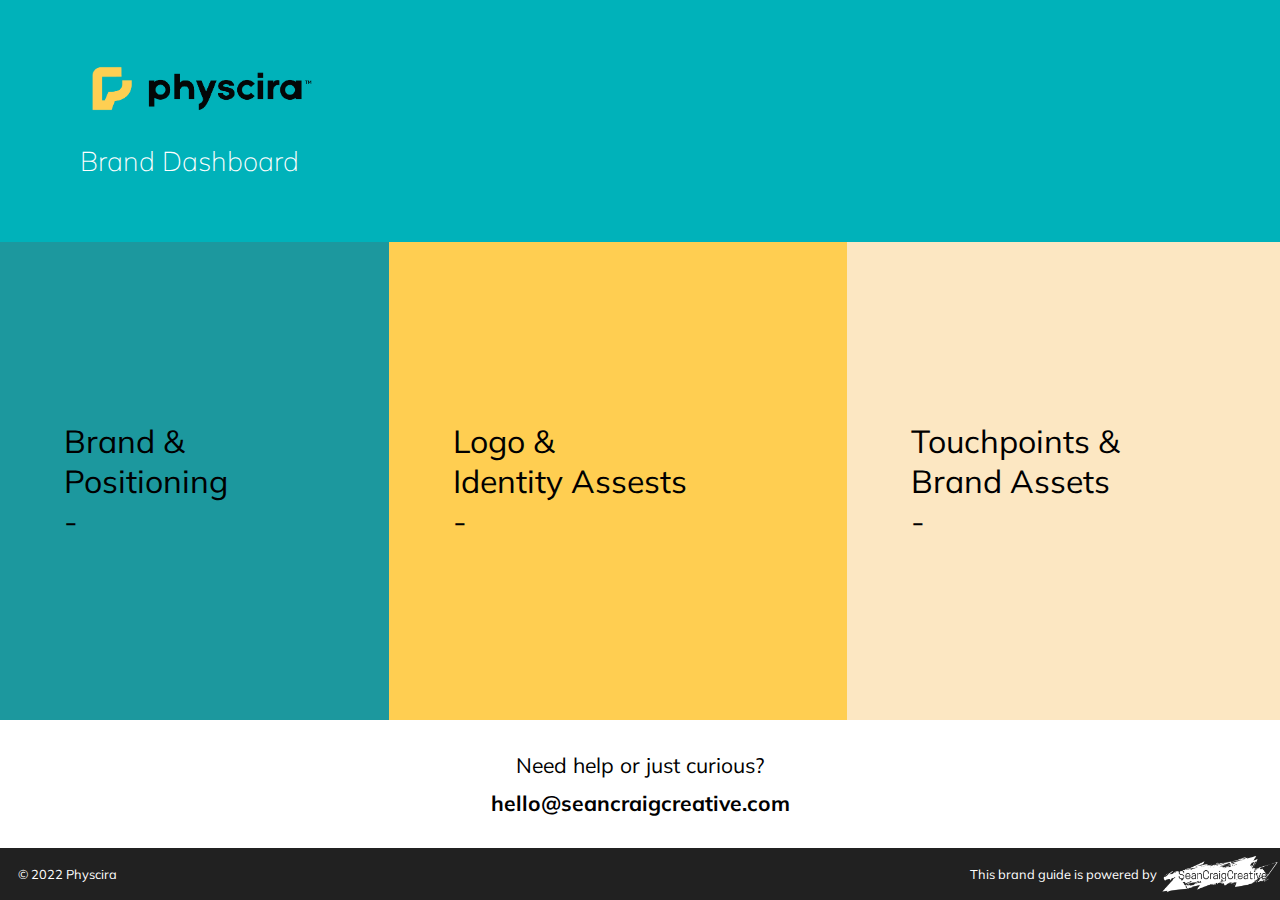
<file: index.html>
<!DOCTYPE html>
<html lang="en">

<head>
    <meta charset="UTF-8">
    <meta http-equiv="X-UA-Compatible" content="IE=edge">
    <meta name="viewport" content="width=device-width, initial-scale=1.0">
    <!-- Set the character encoding, compatibility mode, and viewport settings -->

    <link rel="stylesheet" href="css/main.css">
    <!-- Include an external stylesheet for styling the page -->

    <link rel="preconnect" href="https://fonts.googleapis.com">
    <link rel="preconnect" href="https://fonts.gstatic.com" crossorigin>
    <link href="https://fonts.googleapis.com/css2?family=Mulish:ital,wght@0,400;0,700;1,400&display=swap"
        rel="stylesheet">
    <!-- Include Google Fonts for custom typography -->

    <script src="js/script.js"></script>
    <!-- Include an external JavaScript file for page functionality -->

    <title>Brand Guide Navigation</title>
    <!-- Set the title of the HTML document -->
</head>

<body>
    <div class="navwrap">

        <div class="headwrap" id="navpadding">
            <!-- Header section of the navigation -->

            <div class="flexrow spacebetween" id="navheadwrap">
                <div class="branddash" id="navbranddash">
                    <div class="brandlogo"></div>
                    <span>Brand Dashboard</span>
                </div>
                <!-- Brand logo and dashboard section -->
            </div>
        </div>
 

        <div class="navmain">
            <!-- Main navigation links -->

            <a class="brandnav navhover" href="brand.html">
                <div>
                    Brand & <br>Positioning<br>-
                </div>
            </a>
            <!-- Link to the Brand & Positioning page -->

            <a class="logonav navhover" href="logo.html">
                <div>
                    Logo & <br>Identity Assests<br>-
                </div>
            </a>
            <!-- Link to the Logo & Identity Assets page -->

            <a class="touchpointsnav navhover" href="touchpoints.html">
                <div>
                    Touchpoints & <br>Brand Assets<br>-
                </div>
            </a>
            <!-- Link to the Touchpoints & Brand Assets page -->
        </div>

        <div class="helpsection">
            <!-- Help section -->

            <div class="help helpnav">
                <p>Need help or just curious?</br>
                    <a href="mailto:hello@seancraigcreative.com" target="_blank">hello@seancraigcreative.com</a>
                </p>
            </div>
            <!-- Help contact information -->
        </div>

        <!-- Footer section -->
        <footer>
            <div class="copyright">
                <span>© 2022 Physcira</span>
            </div>
            
            <!-- Copyright information -->
            <div class="scc">
                <div>This brand guide is powered by</div>
                <a href="https://seancraigcreative.com/" target="_blank">
                    <img id="footerlogo" src="images/SCC_Logo_FINAL-WT-03.png" alt="Sean Craig Creative">
                </a>
            </div>
            <!-- Attribution to Sean Craig Creative -->
        </footer>

    </div>
</body>
</html>
</file>
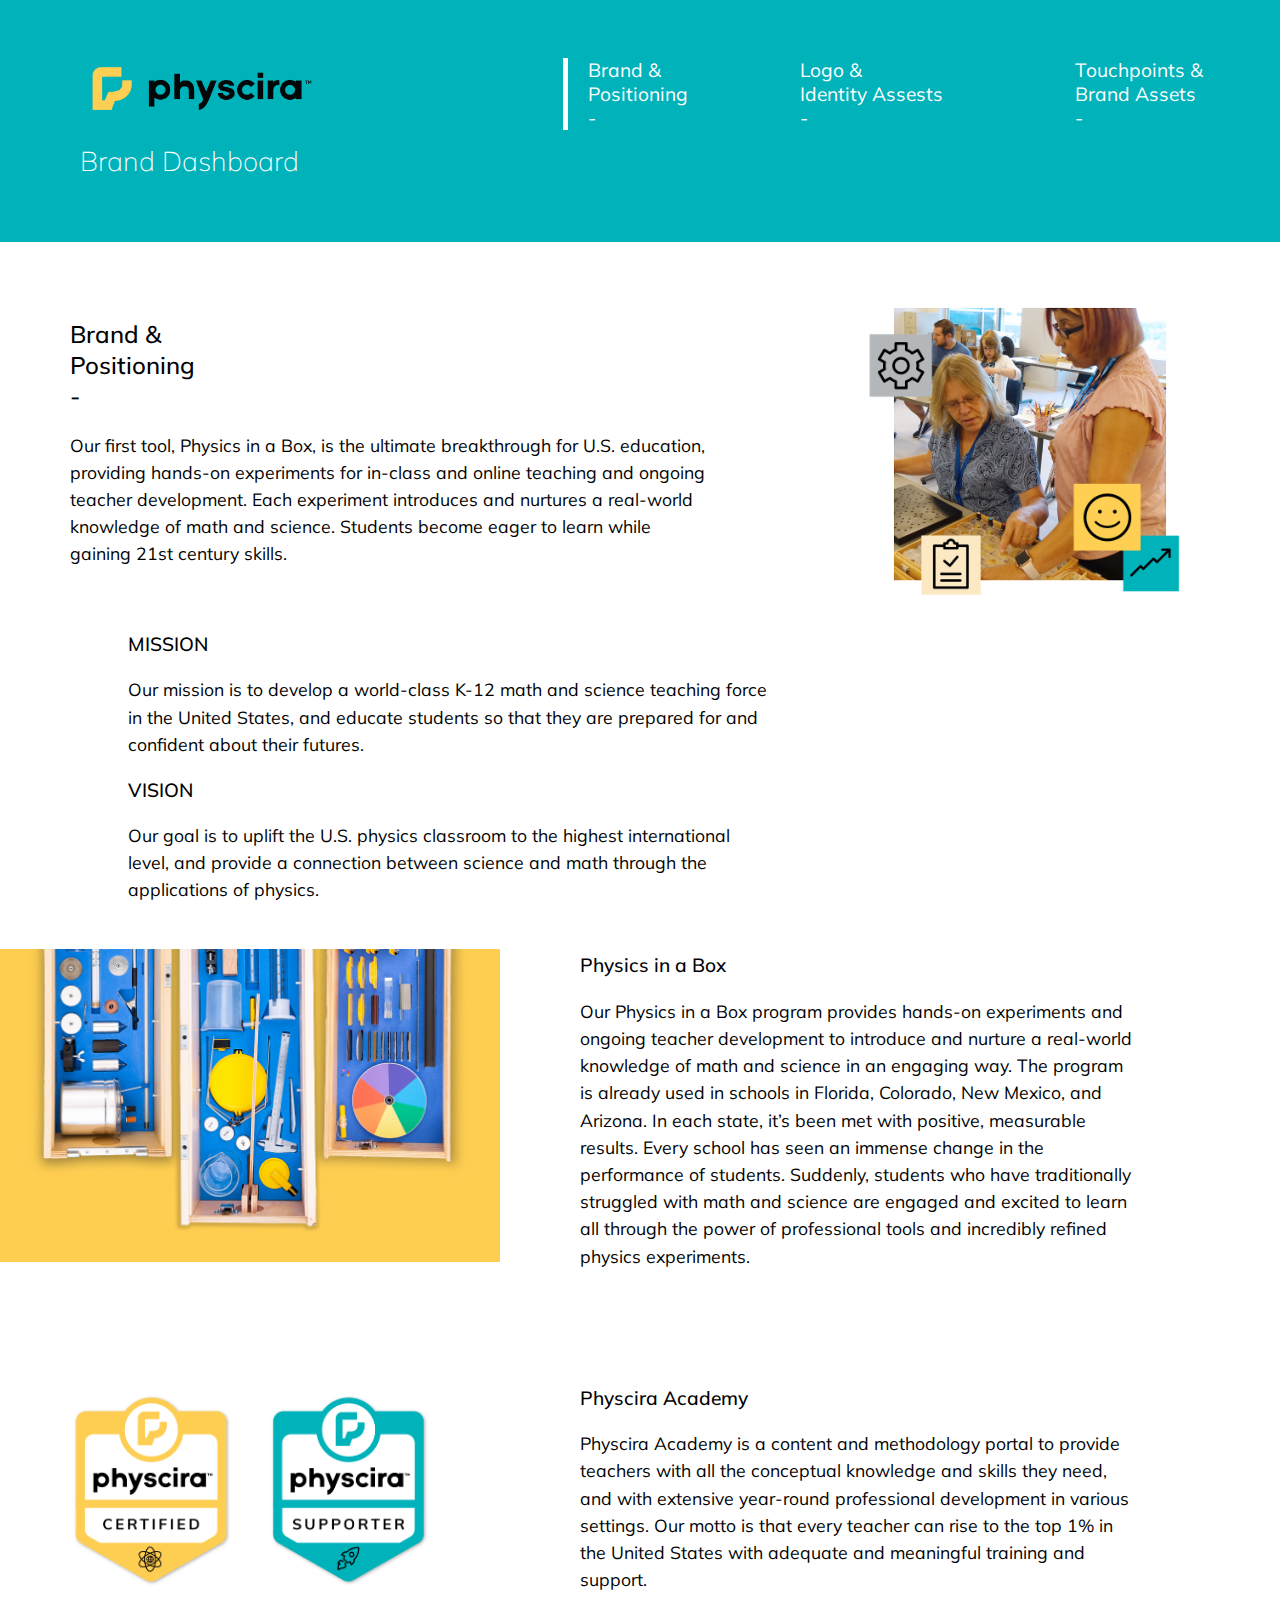
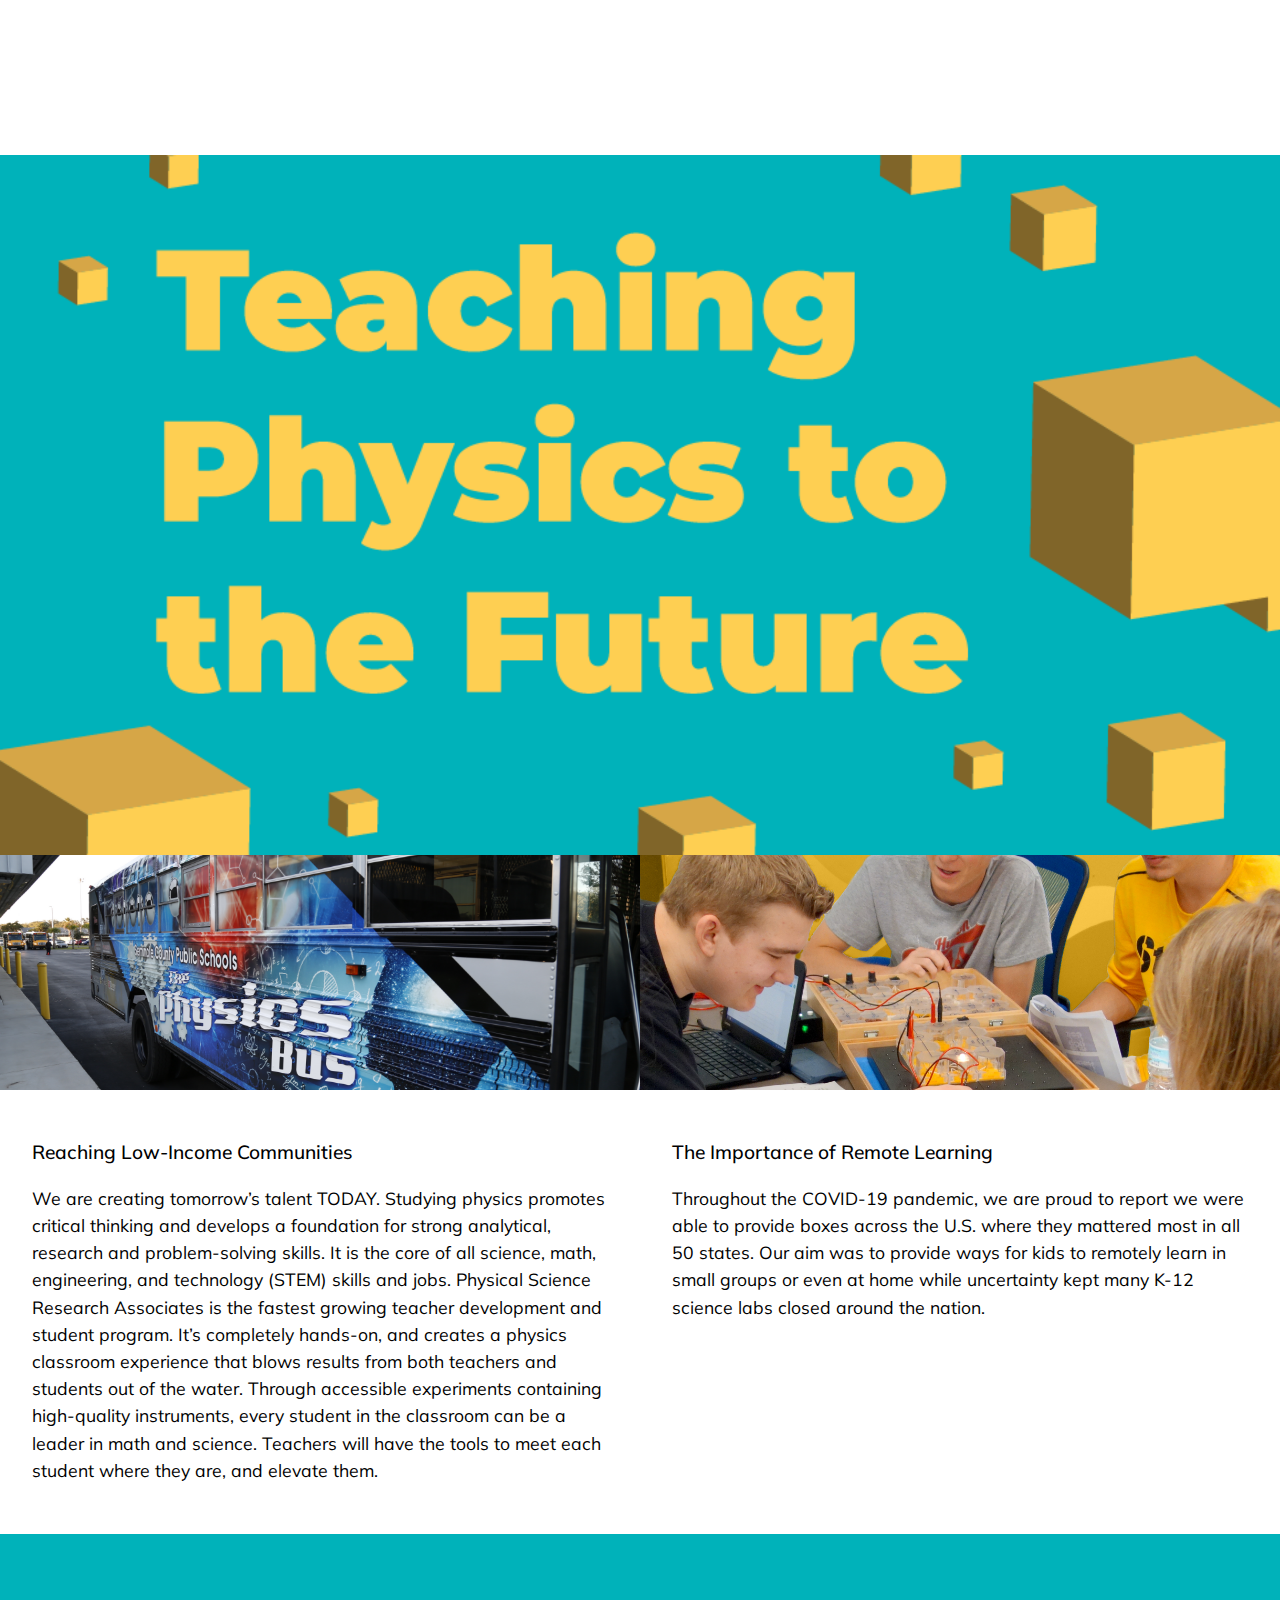
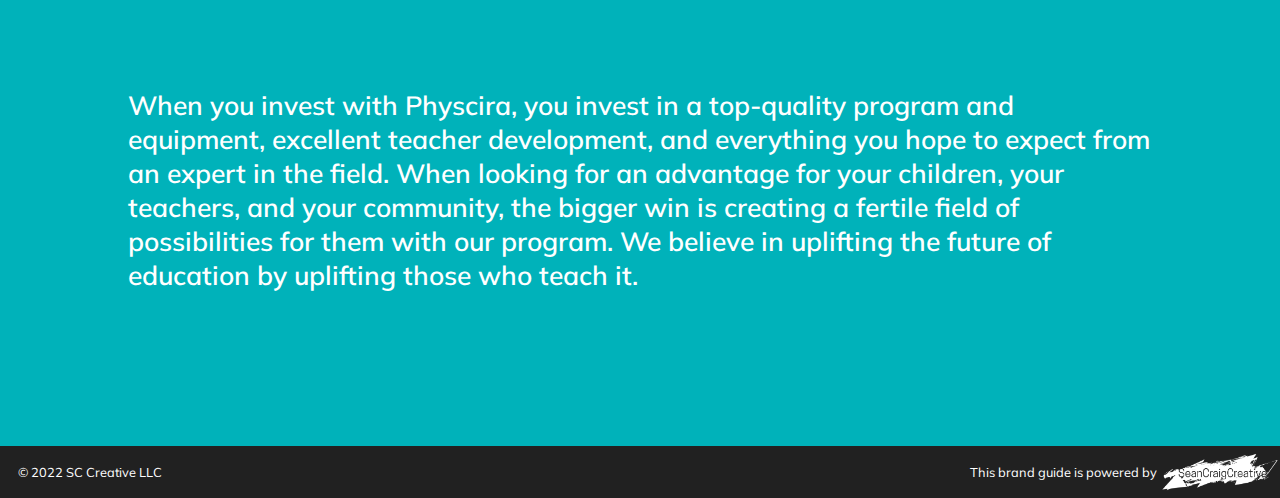
<file: brand.html>
<!DOCTYPE html>
<html lang="en">

<head>
    <meta charset="UTF-8">
    <meta http-equiv="X-UA-Compatible" content="IE=edge">
    <meta name="viewport" content="width=device-width, initial-scale=1.0">
    <link rel="stylesheet" href="css/main.css">
    <link rel="preconnect" href="https://fonts.googleapis.com">
    <link rel="preconnect" href="https://fonts.gstatic.com" crossorigin>
    <link href="https://fonts.googleapis.com/css2?family=Mulish:ital,wght@0,400;0,700;1,400&display=swap"
        rel="stylesheet">
    <script src="js/script.js"></script>
    <title>Brand & Positioning</title>
</head>

<body>

    <div class="pagewrap">
        <div class="headwrap">

            <div class="flexrow spacebetween">
                <div class="branddash">
                    <a href="index.html">
                        <div class="brandlogo"></div>
                    </a>
                    <a href="index.html">
                        <span>Brand Dashboard</span>
                    </a>
                </div>
                <!-- Brand logo and dashboard section -->

                <div class="divider"></div>
                
                <button onclick="menuOpen()" id="menubtn" class="menuhide">
                    <img src="images/menu.png" alt="menu" id="menu" class="menupos">
                </button>

                <div class="navbar">
                    <div class="flexrow">
                        <a href="brand.html" class="activepage">Brand & <br>Positioning<br>-</a>
                    </div>
                    <div class="flexrow">
                        <a href="logo.html">Logo & <br>Identity Assests<br>-</a>
                    </div>
                    <div class="flexrow">
                        <a href="touchpoints.html">Touchpoints & <br>Brand Assets<br>-</a>
                    </div>
                </div>
                <!-- Navigation bar with links to different pages -->
            </div>
            <!-- Header section with navigation -->

        </div>

        <div id="navmenu" class="hide">
        <!-- Collapsed nav -->
            <div class="navmain">
                <div class="brandnav">
                    <a href="brand.html">Brand & <br>Positioning<br>-</a>
                </div>
                <div class="logonav">
                    <a href="logo.html">Logo & <br>Identity Assests<br>-</a>
                </div>
                <div class="touchpointsnav">
                    <a href="touchpoints.html">Touchpoints & <br>Brand Assets<br>-</a>
                </div>
            </div>

            <div class="helpsection">
                <div class="help helpnav">
                    <p>
                        Need help or just curious?
                        </br>
                        <a href="mailto:hello@seancraigcreative.com" target="_blank">hello@seancraigcreative.com</a>
                    </p>
                </div>
            </div>
            <!-- Help section -->

            <div id="menufooter">
                <div class="copyright">
                    <span>© 2022 SC Creative LLC</span>
                </div>
                <div class="scc">

                    <div>This brand guide is powered by</div>
                    <img id="footerlogo" src="images/SCC_Logo_FINAL-WT-03.png" alt="Sean Craig Creative">
                </div>
            </div>
            <!-- Footer section -->
        </div>
        <!-- Navigation menu -->

        <div id="midsection">

            <div class="brandsectionwrap reverse" id="brandintro">
                <div class="brandimga" id="brandimga"></div>
                <div class="brandsectioncol">
                    <div class="brand textsection" id="brandintrotext">
                        <h1>Brand & <br>Positioning<br>-</h1>
                        <p>Our first tool, Physics in a Box, is the ultimate breakthrough for U.S. education, providing
                            hands-on experiments for in-class and online teaching and ongoing teacher development. Each
                            experiment introduces and nurtures a real-world knowledge of math and science. Students
                            become eager to learn while gaining 21st century skills.</p>
                    </div>
                </div>
            </div>
            <!-- Introduction section -->

            <div class="brandsectioncol">
                <div class="brand textsection">
                    <h2 class="uppercase">Mission</h2>
                    <p>Our mission is to develop a world-class K-12 math and science teaching force in the United
                        States, and educate students so that they are prepared for and confident about their futures.
                    </p>
                </div>
                <div class="brand textsection">
                    <h2 class="uppercase">Vision</h2>
                    <p>Our goal is to uplift the U.S. physics classroom to the highest international level, and provide
                        a connection between science and math through the applications of physics.
                    </p>
                </div>
            </div>
            <!-- Mission and Vision section -->

            <div class="brandsectionwrap">
                <div class="brandimgb"></div>
                <div class="textcol">
                    <h2>Physics in a Box</h2>
                    <p>Our Physics in a Box program provides hands-on experiments and ongoing teacher development to
                        introduce and nurture a real-world knowledge of math and science in an engaging way. The program
                        is already used in schools in Florida, Colorado, New Mexico, and Arizona. In each state, it’s
                        been met with positive, measurable results. Every school has seen an immense change in the
                        performance of students. Suddenly, students who have traditionally struggled with math and
                        science are engaged and excited to learn all through the power of professional tools and
                        incredibly refined physics experiments.</p>
                </div>
            </div>
            <!-- Physics in a Box section -->

            <div class="brandsectionwrap">
                <div class="brandimgc"></div>
                <div class="textcol">
                    <h2>Physcira Academy</h2>
                    <p>Physcira Academy is a content and methodology portal to provide teachers with all the conceptual
                        knowledge and skills they need, and with extensive year-round professional development in
                        various settings. Our motto is that every teacher can rise to the top 1% in the United States
                        with adequate and meaningful training and support.</p>
                </div>
            </div>
            <!-- Physcira Academy section -->

            <div class="brandimgdwrap">
                <div class="brandimgd"></div>
            </div>
            <div class="flexrow vertflip">
                <div class="flexcol">
                    <div class="brandimge"></div>
                    <div class="textrow">
                        <h2>Reaching Low-Income Communities</h2>
                        <p>We are creating tomorrow’s talent TODAY. Studying physics promotes critical thinking and
                            develops a foundation for strong analytical, research and problem-solving skills. It is the
                            core of all science, math, engineering, and technology (STEM) skills and jobs.

                            Physical Science Research Associates is the fastest growing teacher development and student
                            program. It’s completely hands-on, and creates a physics classroom experience that blows
                            results from both teachers and students out of the water. Through accessible experiments
                            containing high-quality instruments, every student in the classroom can be a leader in math
                            and science. Teachers will have the tools to meet each student where they are, and elevate
                            them.</p>
                    </div>
                </div>
                <div class="flexcol flexgrow">
                    <div class="brandimgf"></div>
                    <div class="textrow">
                        <h2>The Importance of Remote Learning</h2>
                        <p>Throughout the COVID-19 pandemic, we are proud to report we were able to provide boxes across
                            the U.S. where they mattered most in all 50 states. Our aim was to provide ways for kids to
                            remotely learn in small groups or even at home while uncertainty kept many K-12 science labs
                            closed around the nation.</p>
                    </div>
                </div>
            </div>
            <!-- Investment statement section -->

            <div class="closer">
                <p>When you invest with Physcira, you invest in a top-quality program and equipment, excellent teacher
                    development, and everything you hope to expect from an expert in the field. When looking for an
                    advantage for your children, your teachers, and your community, the bigger win is creating a fertile
                    field of possibilities for them with our program. We believe in uplifting the future of education by
                    uplifting those who teach it.</p>
            </div>
            <!-- Conclusion section -->
        </div>
        <!-- Midsection -->

        <a href="#">
            <img src="images/arrow-right.svg" alt="top" id="backtotop">
        </a>
        <!-- Back to top button -->

        <footer class="footer">
            <div class="copyright">
                <span>© 2022 SC Creative LLC</span>
            </div>
            <div class="scc">
                <div>This brand guide is powered by</div>
                <a href="https://seancraigcreative.com/" target="_blank">
                    <img id="footerlogo" src="images/SCC_Logo_FINAL-WT-03.png" alt="Sean Craig Creative">
                </a>
            </div>
        </footer>
        <!-- Footer -->
    </div>
    <!-- Page wrap -->
</body>
</html>
</file>
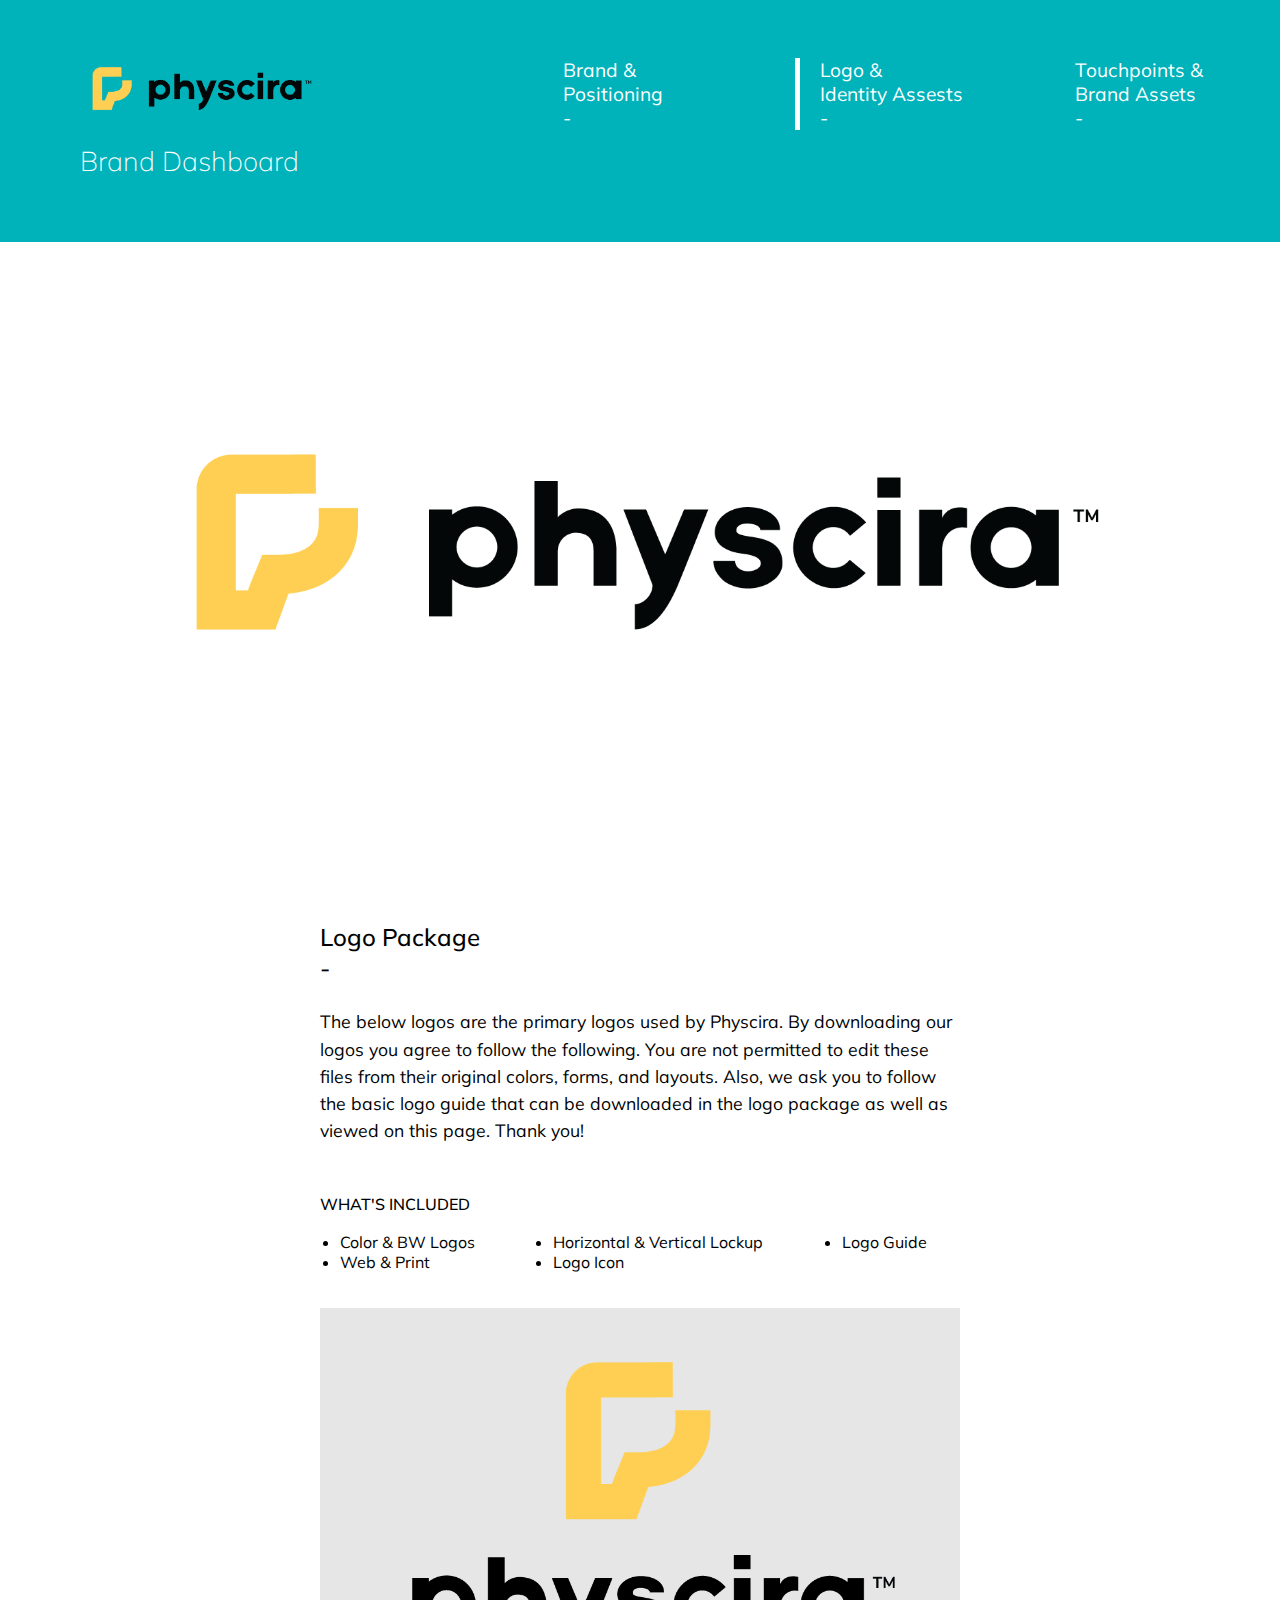
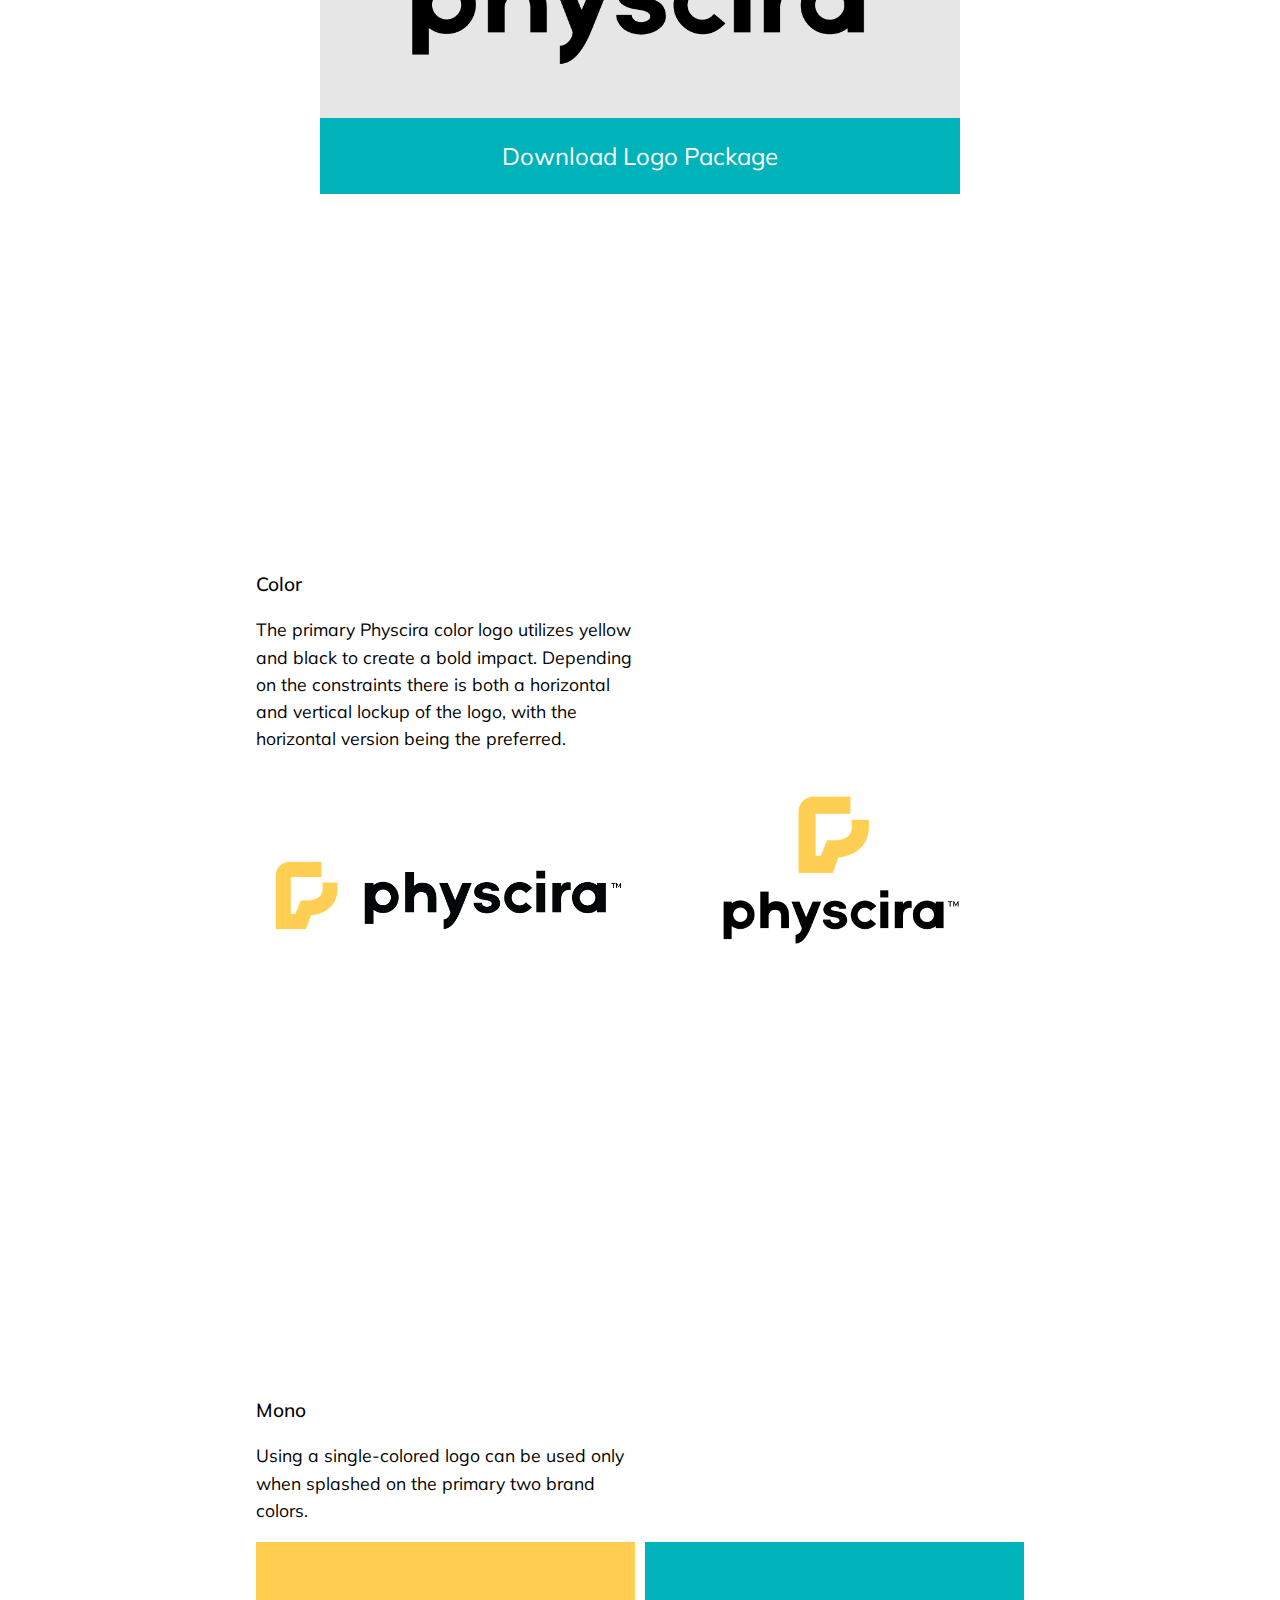
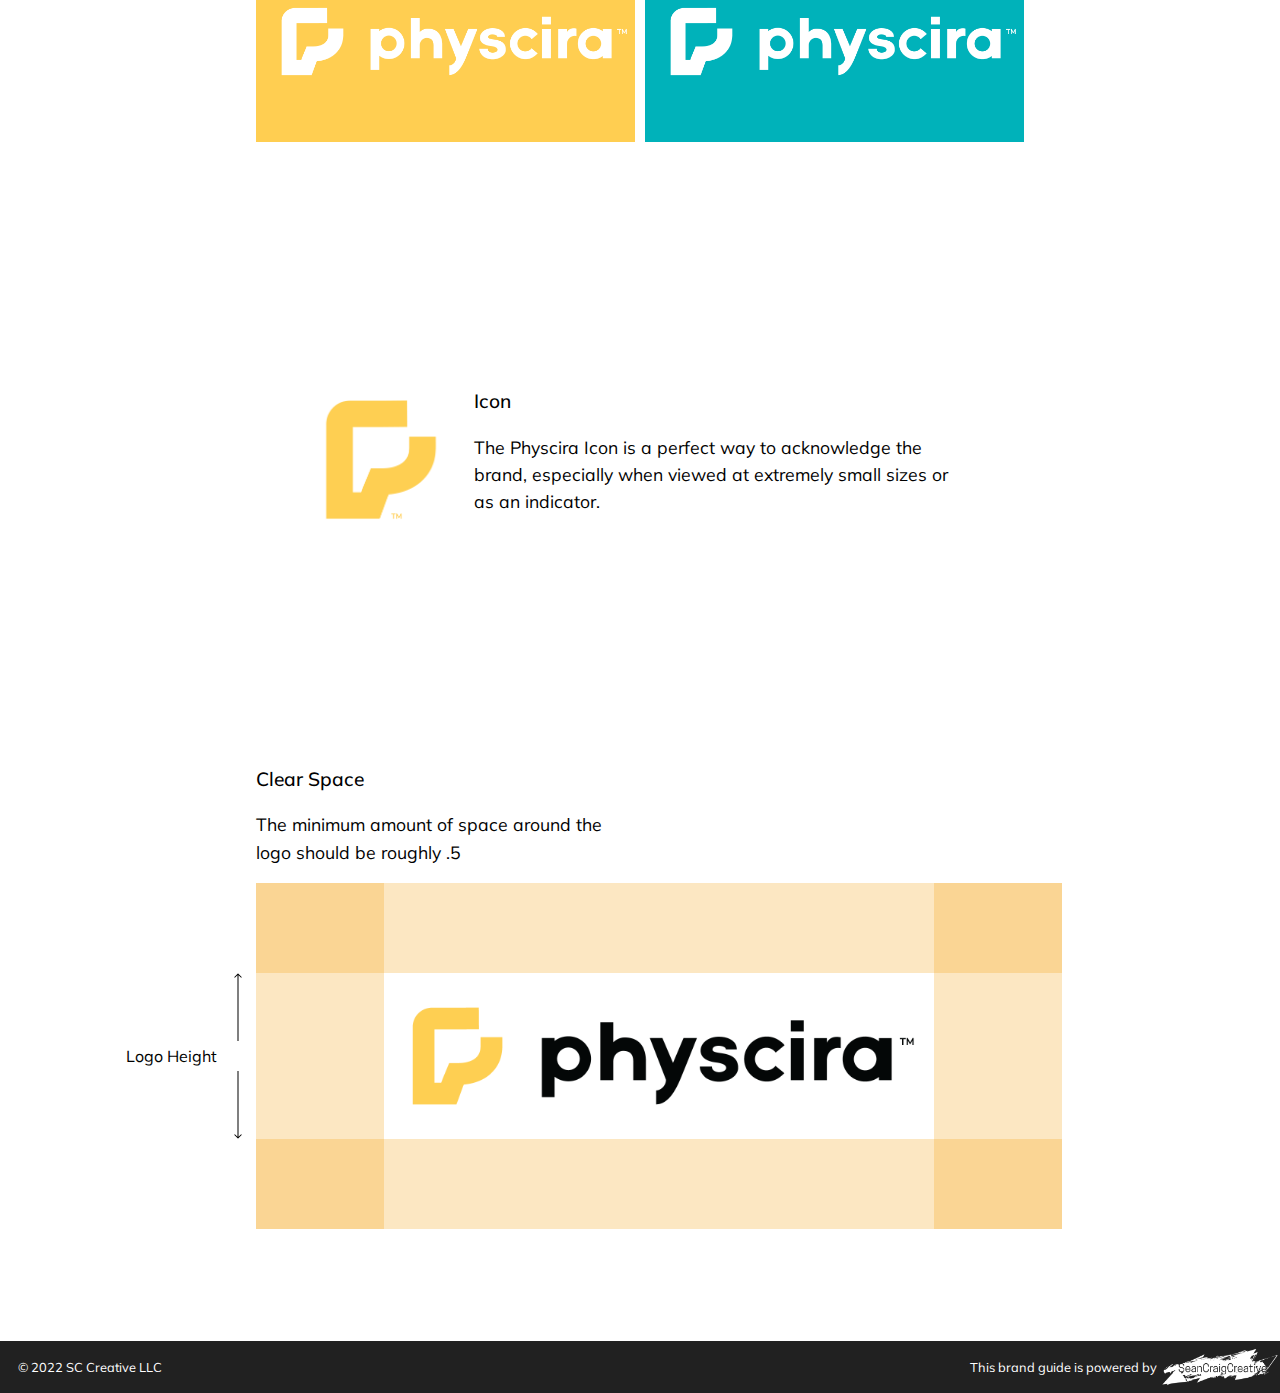
<file: logo.html>
<!DOCTYPE html>
<html lang="en">
  <head>
    <meta charset="UTF-8" />
    <meta http-equiv="X-UA-Compatible" content="IE=edge" />
    <meta name="viewport" content="width=device-width, initial-scale=1.0" />
    <link rel="stylesheet" href="css/main.css" />
    <!-- Include CSS file -->
    <link rel="preconnect" href="https://fonts.googleapis.com" />
    <link rel="preconnect" href="https://fonts.gstatic.com" crossorigin />
    <link href="https://fonts.googleapis.com/css2?family=Mulish:ital,wght@0,400;0,700;1,400&display=swap" rel="stylesheet" />
    <!-- Include Google Fonts -->
    <link href="https://fonts.googleapis.com/css2?family=Montserrat:ital,wght@0,400;0,700;1,400&display=swap" rel="stylesheet" />
    <!-- Include Google Fonts -->
    <script src="js/script.js"></script>
    <!-- Include JavaScript file -->
    <title>Logo & Identity Assets</title>
  </head>

  <body>
    <div class="pagewrap">
      <div class="headwrap">
        <!-- Header section -->
        <div class="flexrow spacebetween">
          <div class="branddash">
            <a href="index.html">
              <div class="brandlogo"></div>
            </a>
            <a href="index.html">
              <span>Brand Dashboard</span>
            </a>
          </div>
          <div class="divider"></div>
          <button onclick="menuOpen()" id="menubtn" class="menuhide">
            <img src="images/menu.png" alt="menu" id="menu" class="menupos" />
          </button>
          <!-- Navigation menu -->
          <div class="navbar">
            <!-- Brand & Positioning -->
            <div class="flexrow">
              <a href="brand.html">Brand & <br />Positioning<br />-</a>
            </div>
            <!-- Logo & Identity Assets (active page) -->
            <div class="flexrow">
              <a href="logo.html" class="activepage">Logo & <br />Identity Assests<br />-</a>
            </div>
            <!-- Touchpoints & Brand Assets -->
            <div class="flexrow">
              <a href="touchpoints.html">Touchpoints & <br />Brand Assets<br />-</a>
            </div>
          </div>
        </div>
      </div>

      <div id="navmenu" class="hide">
        <!-- Mobile menu -->
        <div class="navmain">
          <div class="brandnav">
            <a href="brand.html">Brand & <br />Positioning<br />-</a>
          </div>
          <div class="logonav">
            <a href="logo.html">Logo & <br />Identity Assests<br />-</a>
          </div>
          <div class="touchpointsnav">
            <a href="touchpoints.html">Touchpoints & <br />Brand Assets<br />-</a>
          </div>
        </div>

        <div class="helpsection">
          <div class="help helpnav">
            <p>
              Need help or just curious?
              <br />
              <a href="mailto:hello@seancraigcreative.com" target="_blank">hello@seancraigcreative.com</a>
            </p>
          </div>
        </div>

        <div id="menufooter">
          <!-- Menu footer section -->
          <div class="copyright">
            <span>© 2022 SC Creative LLC</span>
          </div>
          <div class="scc">
            <div>This brand guide is powered by</div>
            <img id="footerlogo" src="images/SCC_Logo_FINAL-WT-03.png" alt="Sean Craig Creative" />
          </div>
        </div>
      </div>

      <div id="midsection">
        <!-- Main content section -->
        <div class="logoimga"></div>

        <div class="centercol">
          <div class="centertextsection">
            <h1>Logo Package<br />-</h1>
            <p>
              The below logos are the primary logos used by Physcira. By downloading our logos you agree to follow the following. You are
              not permitted to edit these files from their original colors, forms, and layouts. Also, we ask you to follow the basic logo
              guide that can be downloaded in the logo package as well as viewed on this page. Thank you!
            </p>
            <h3 class="uppercase">What's Included</h3>
            <div class="flexrow logolist">
              <ul>
                <li>Color & BW Logos</li>
                <li>Web & Print</li>
              </ul>
              <ul>
                <li>Horizontal & Vertical Lockup</li>
                <li>Logo Icon</li>
              </ul>
              <ul>
                <li>Logo Guide</li>
              </ul>
            </div>
          </div>

          <div class="downloadlogogroup">
            <!-- Download Logo Package -->
            <a href="downloads/PhysciraLogos.zip" download="PhysciraLogos">
              <div class="logoimgb"></div>
              <div class="downloadlogo">Download Logo Package</div>
            </a>
          </div>

          <div class="centertextsectionlarge">
            <h2>Color</h2>
            <p>
              The primary Physcira color logo utilizes yellow and black to create a bold impact. Depending on the constraints there is both
              a horizontal and vertical lockup of the logo, with the horizontal version being the preferred.
            </p>
            <div class="flexrow" id="vertflip">
              <div class="logoimgc"></div>
              <div class="logoimgd"></div>
            </div>
          </div>

          <div class="centertextsectionlarge">
            <h2>Mono</h2>
            <p>Using a single-colored logo can be used only when splashed on the primary two brand colors.</p>
            <div class="flexrow" id="vertflip">
              <div class="logoimge"></div>
              <div class="logoimgf"></div>
            </div>
          </div>

          <div class="flexrow vertalign centertextsection" id="iconspace">
            <div class="logoimgg"></div>
            <div class="rowtextsection">
              <h2>Icon</h2>
              <p>
                The Physcira Icon is a perfect way to acknowledge the brand, especially when viewed at extremely small sizes or as an
                indicator.
              </p>
            </div>
          </div>

          <div class="centertextsectionlargebox">
            <h2>Clear Space</h2>
            <p>The minimum amount of space around the logo should be roughly .5</p>
            <div class="logobox">
              <div class="flexrow">
                <div class="logoleft logocap"></div>
                <div class="logocentercol logocapcenter"></div>
                <div class="logoright"></div>
              </div>
              <div class="flexrow" id="clearspace">
                <div class="logoleftcenter">
                  <div class="clearspaceheight flexrow">
                    <div class="clearspacetext">Logo Height</div>
                    <div class="arrows">
                      <div class="arrowWrapper" id="up">
                        <img class="arrow up" src="images/Arrow.png" alt="" />
                      </div>
                      <div class="arrowWrapper" id="down">
                        <img class="arrow down" src="images/Arrow.png" alt="" />
                      </div>
                    </div>
                  </div>
                </div>
                <div class="logoheight">
                  <img src="images/LogoAssets/Physcira_Logo_PRIMARY.png" alt="logo size" />
                </div>
                <div class="logorightmiddle"></div>
              </div>
              <div class="flexrow">
                <div class="logoleft logocap"></div>
                <div class="logocentercol logocapcenter"></div>
                <div class="logoright"></div>
              </div>
            </div>
          </div>
        </div>
      </div>

      <a href="#">
        <img src="images/arrow-right.svg" alt="top" id="backtotop" />
      </a>

      <footer class="footer">
        <!-- Footer section -->
        <div class="copyright">
          <span>© 2022 SC Creative LLC</span>
        </div>
        <div class="scc">
          <div>This brand guide is powered by</div>
          <a href="https://seancraigcreative.com/" target="_blank">
            <img id="footerlogo" src="images/SCC_Logo_FINAL-WT-03.png" alt="Sean Craig Creative" />
          </a>
        </div>
      </footer>
    </div>
  </body>
</html>
</file>
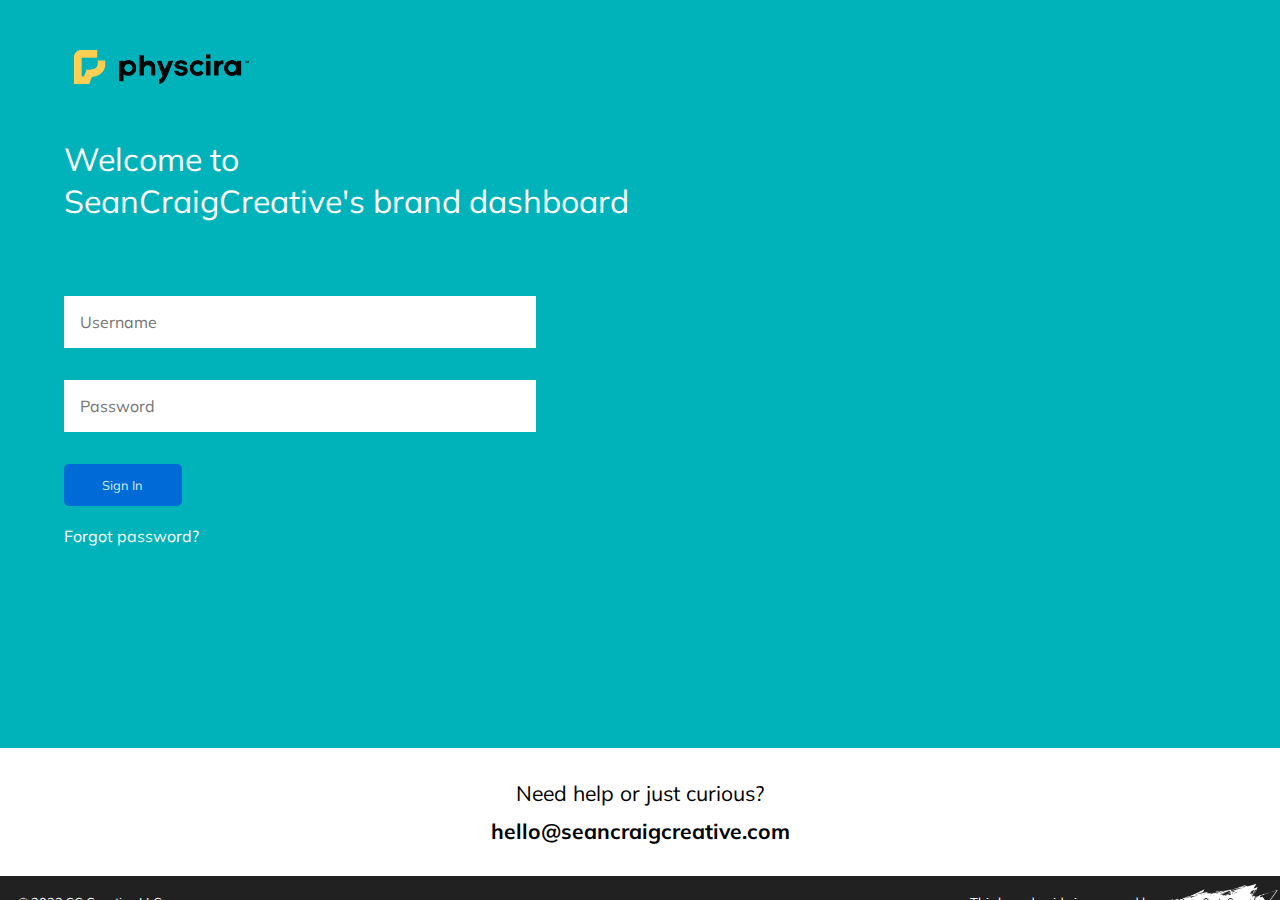
<file: signin.html>
<!DOCTYPE html>
<html lang="en">

<head>
    <meta charset="UTF-8">
    <meta http-equiv="X-UA-Compatible" content="IE=edge">
    <meta name="viewport" content="width=device-width, initial-scale=1.0">

    <!-- CSS Stylesheet -->
    <link rel="stylesheet" href="css/main.css">

    <!-- Fonts -->
    <link rel="preconnect" href="https://fonts.googleapis.com">
    <link rel="preconnect" href="https://fonts.gstatic.com" crossorigin>
    <link href="https://fonts.googleapis.com/css2?family=Mulish:ital,wght@0,400;0,700;1,400&display=swap"
        rel="stylesheet">

    <!-- JavaScript -->
    <script src="js/script.js"></script>

    <title>SCC Brand Sign In</title>
</head>

<body>
    <div class="loginwrap">
        <div class="loginsection">
            <div class="brandlogo" id="loginlogo">
                <!-- Brand Logo -->
            </div>
            

            <h1>Welcome to </br><span>SeanCraigCreative</span>'s brand dashboard</h1>

            <form action="action_page.php" method="post" class="formpadding">
                <div class="logincontainer">

                    <input class="logintext" type="text" placeholder="Username" name="username" required>

                    <input class="logintext" type="password" placeholder="Password" name="password" required>

                    <div class="loginbuttons">
                        <button type="submit" id="signin" src="index.html">Sign In</button>
                    </div>
                </div>

                <div class="container">
                    <span class="psw"><a href="index.html">Forgot
                            password?</a></span>
                </div>
         </form>
        </div>

        <div class="footerwrap">
            <!-- Help section -->
            <div class="helpsection">
                <div class="help">
                    <p>
                        Need help or just curious?
                        </br>
                        <a href="hello@seancraigcreative.com">hello@seancraigcreative.com</a>
                    </p>
                </div>
            </div>

            <footer>
                <div class="copyright">
                    <span>© 2022 SC Creative LLC</span>
                </div>

                <div class="scc">
                    <div>This brand guide is powered by</div>
                    <!-- Footer Logo -->
                    <img id="footerlogo" src="images/SCC_Logo_FINAL-WT-03.png" alt="Sean Craig Creative">
                </div>
            </footer>
            <!-- footer -->
        </div>
    </div>

</body>
</html>
</file>
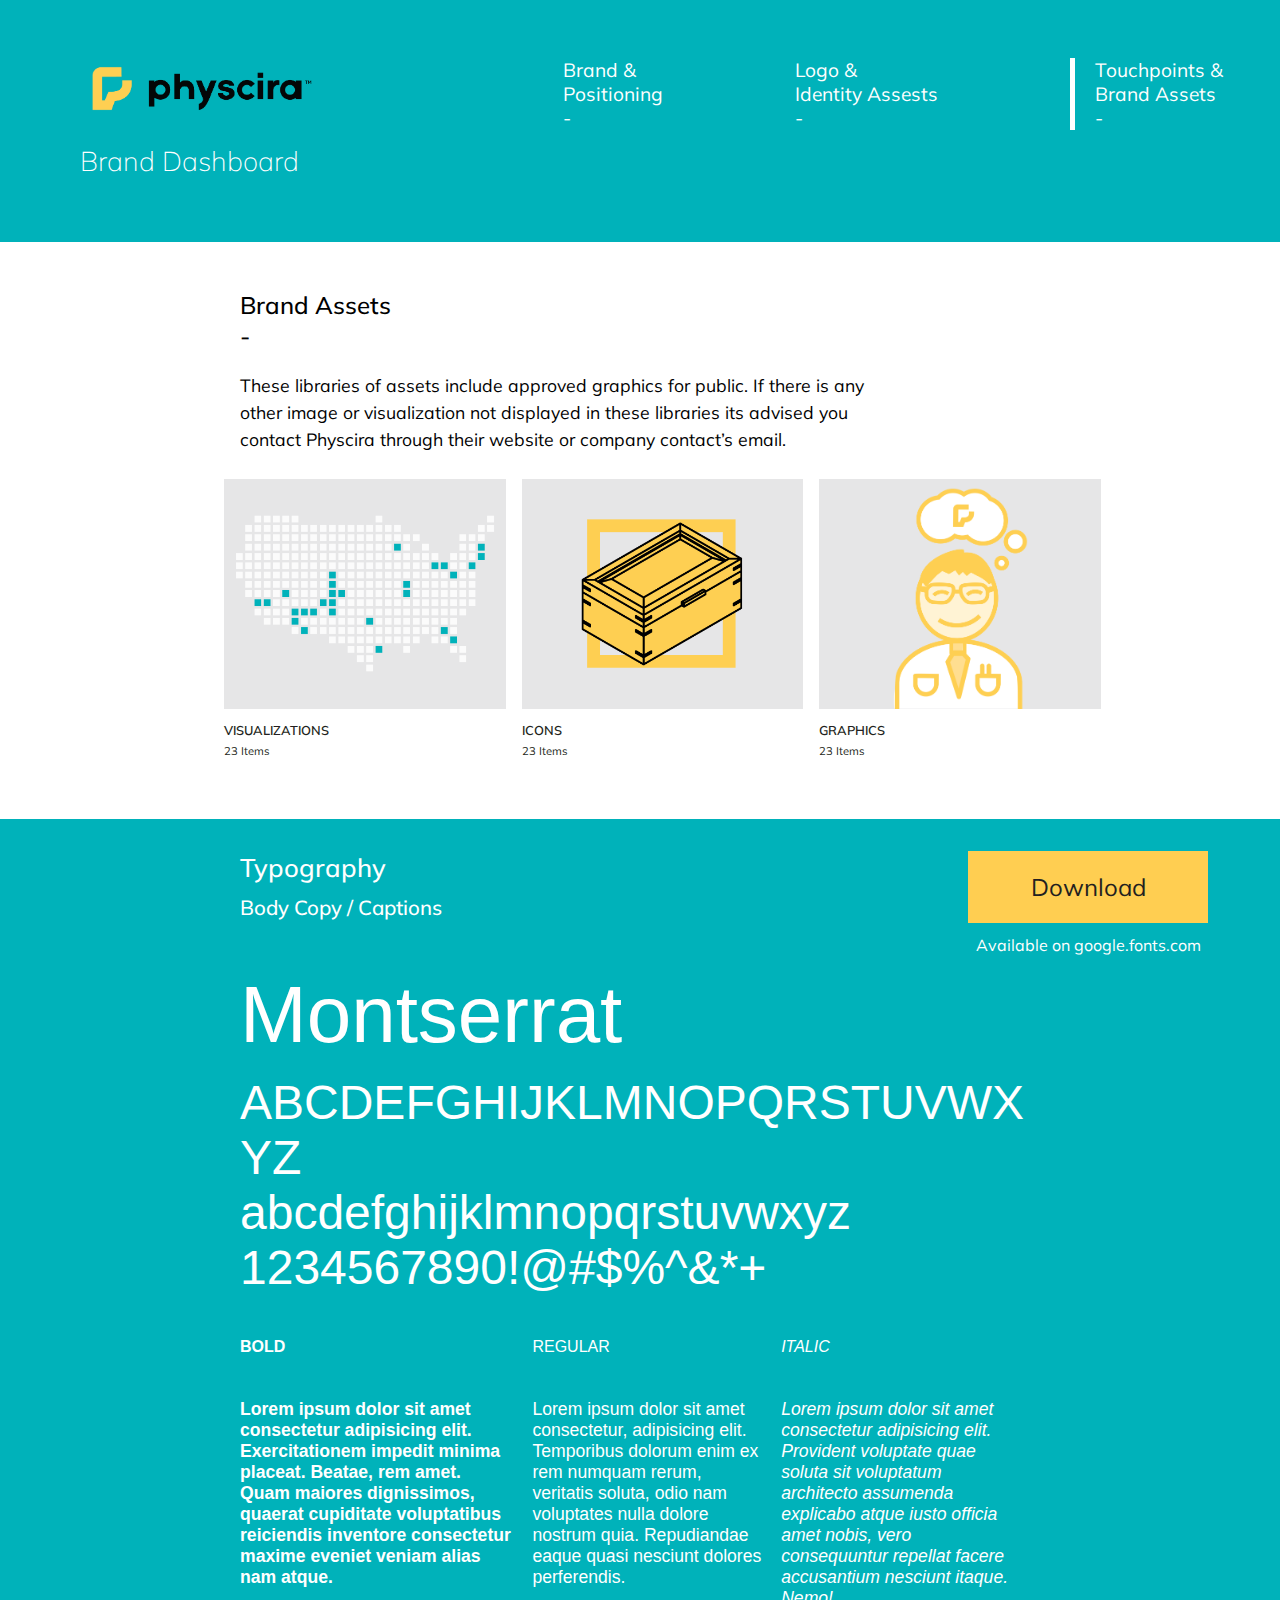
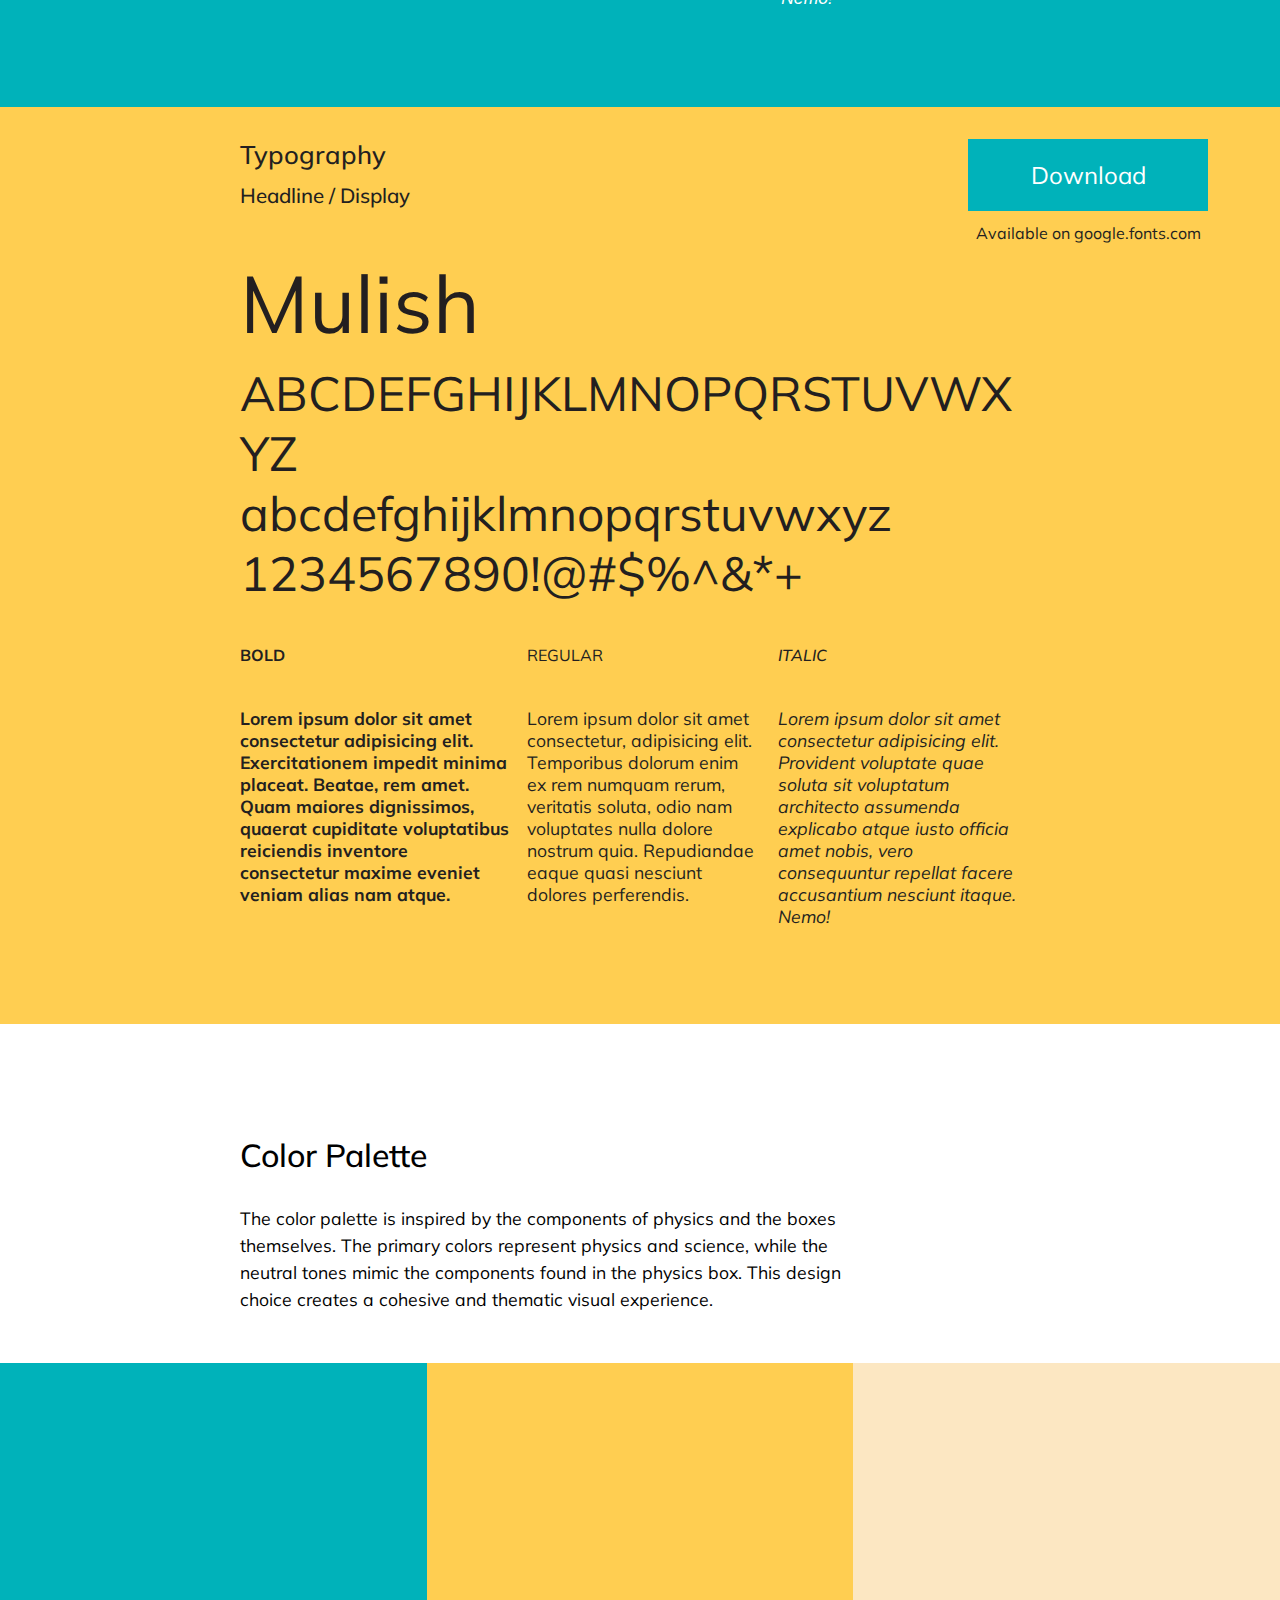
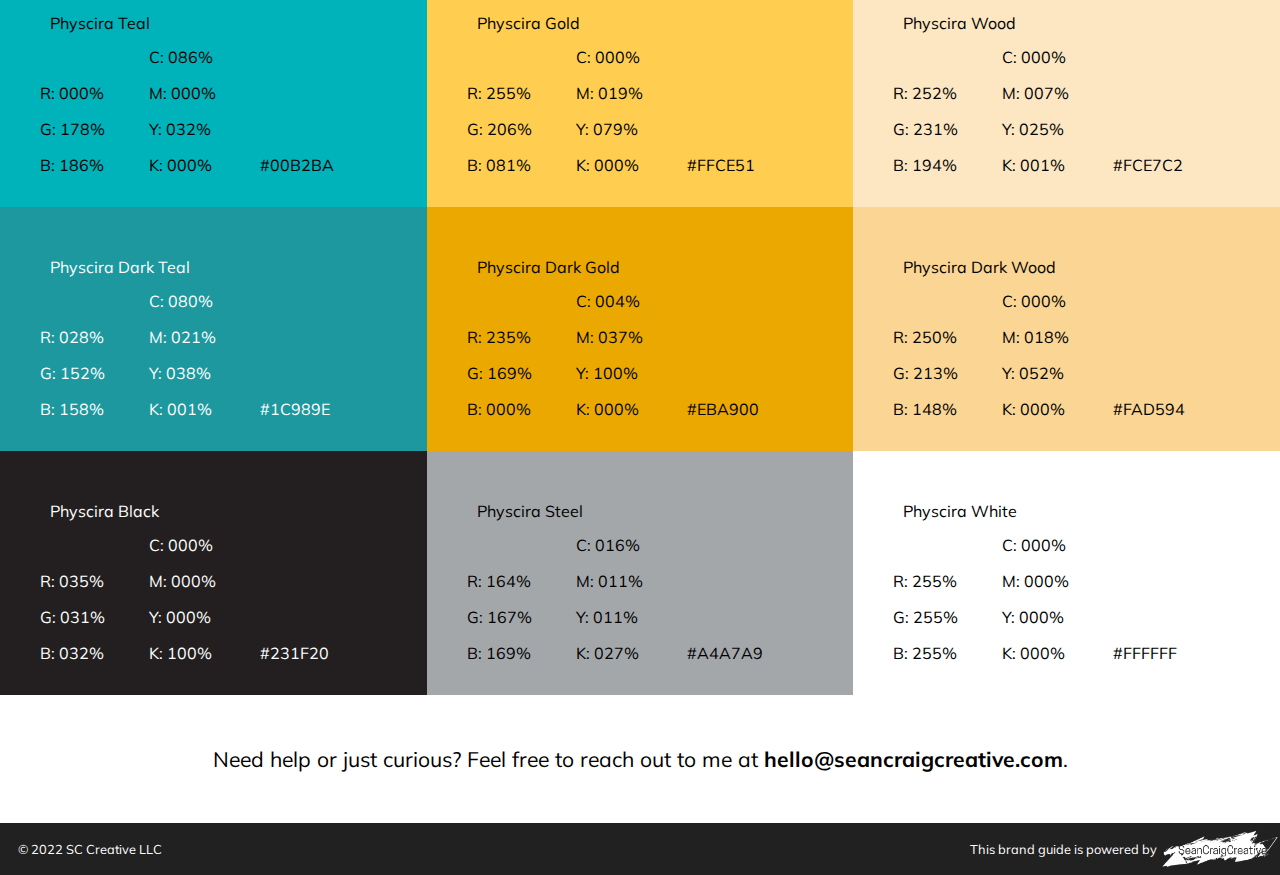
<file: touchpoints.html>
<!DOCTYPE html>
<html lang="en">

<head>
    <!-- Set the character encoding and compatibility -->
    <meta charset="UTF-8">
    <meta http-equiv="X-UA-Compatible" content="IE=edge">
    <!-- Set the viewport for responsive design -->
    <meta name="viewport" content="width=device-width, initial-scale=1.0">
    <!-- Include the main CSS file -->
    <link rel="stylesheet" href="css/main.css">
    <!-- Preconnect to Google Fonts -->
    <link rel="preconnect" href="https://fonts.googleapis.com">
    <link rel="preconnect" href="https://fonts.gstatic.com" crossorigin>
    <!-- Include the font for the website -->
    <link href="https://fonts.googleapis.com/css2?family=Mulish:ital,wght@0,400;0,700;1,400&display=swap"
        rel="stylesheet">
    <!-- Include the main JavaScript file -->
    <script src="js/script.js"></script>
    <!-- Set the title of the webpage -->
    <title>Touchpoints & Brand Assets</title>
</head>

<body>
    <!-- Wrapper for the entire page -->
    <div class="pagewrap">
        <!-- Header section -->
        <div class="headwrap" id="headwrap">
            <div class="flexrow spacebetween">
                <div class="branddash">
                    <!-- Brand logo and link to homepage -->
                    <a href="index.html">
                        <div class="brandlogo"></div>
                    </a>
                    <a href="index.html">
                        <span>Brand Dashboard</span>
                    </a>
                </div>

                <div class="divider"></div>

                <!-- Button to toggle the navigation menu -->
                <button onclick="menuOpen()" id="menubtn" class="menuhide">
                    <img src="images/menu.png" alt="menu" id="menu" class="menupos">
                </button>

                <!-- Navigation menu -->
                <div class="navbar">
                    <div class="flexrow">
                        <a href="brand.html">Brand & <br>Positioning<br>-</a>
                    </div>
                    <div class="flexrow">
                        <a href="logo.html">Logo & <br>Identity Assests<br>-</a>
                    </div>
                    <div class="flexrow">
                        <a href="touchpoints.html" class="activepage">Touchpoints & <br>Brand Assets<br>-</a>
                    </div>
                </div>
            </div>
            <!-- End of .flexrow -->
        </div>
        <!-- End of .headwrap -->

        <!-- Hidden navigation menu -->
        <div id="navmenu" class="hide">
            <div class="navmain">
                <div class="brandnav">
                    <a href="brand.html">Brand & <br>Positioning<br>-</a>
                </div>
                <div class="logonav">
                    <a href="logo.html">Logo & <br>Identity Assests<br>-</a>
                </div>
                <div class="touchpointsnav">
                    <a href="touchpoints.html">Touchpoints & <br>Brand Assets<br>-</a>
                </div>
            </div>

            <div id="menufooter">
                <div class="copyright">
                    <span>© 2022 SC Creative LLC</span>
                </div>
                <div class="scc">
                    <div>This brand guide is powered by</div>
                    <img id="footerlogo" src="images/SCC_Logo_FINAL-WT-03.png" alt="Sean Craig Creative">
                </div>
            </div>
            <!-- End of #menufooter -->
        </div>
        <!-- End of #navmenu -->

        <!-- Main content section -->
        <div id="midsection">
            <div class="touchpoint">
                <h1>Brand Assets<br>-</h1>
                <p>These libraries of assets include approved graphics for public. If there is any other image or
                    visualization not displayed in these libraries its advised you contact Physcira through their
                    website or company contact’s email. </p>
            </div>

            <!-- Media section -->
            <div class="mediasection">
                <div class="flexrow flexwrap vertflip">
                    <!-- Visualizations media -->
                    <div class="media">
                        <a href="downloads/PhysciraVisualizations.zip" download="PhysciraVisualizations">
                            <div class="mediaimg" id="visualizations"></div>
                            <div>
                                <div class="mediatitle">Visualizations</div>
                                <div class="itemcount">23 Items</div>
                            </div>
                        </a>
                    </div>
                    <!-- Icons media -->
                    <div class="media">
                        <a href="downloads/PhysciraIcons.zip" download="PhysciraIcons">
                            <div class="mediaimg" id="icons"></div>
                            <div>
                                <div class="mediatitle">Icons</div>
                                <div class="itemcount">23 Items</div>
                            </div>
                        </a>
                    </div>
                    <!-- Graphics media -->
                    <div class="media">
                        <a href="downloads/PhysciraGraphics.zip" download="PhysciraGraphics">
                            <div class="mediaimg" id="graphics"></div>
                            <div>
                                <div class="mediatitle">Graphics</div>
                                <div class="itemcount">23 Items</div>
                            </div>
                        </a>
                    </div>
                </div>
            </div>
            <!-- End of .mediasection -->

            <!-- Typography section -->
            <div class="bodycopy typosection">
                <div class="typohead">
                    <div class="typotitle hidden">
                        <h2>Typography<br>
                            <span>Body Copy / Captions</span>
                        </h2>
                    </div>
                    <div class="typodl">
                        <a href="https://fonts.google.com/specimen/Montserrat" target="_blank">
                            <div class="purchase button">
                                <span>Download</span>
                            </div>
                        </a>
                        <div class="googletip">
                            <span>Available on google.fonts.com</span>
                        </div>
                    </div>
                </div>

                <div>
                    <div class="fonttitle">
                        <h3>Montserrat</h3>
                    </div>
                    <div class="alphanum">ABCDEFGHIJKLMNOPQRSTUVWXYZ</div>
                    <div class="alphanum">abcdefghijklmnopqrstuvwxyz</div>
                    <div class="alphanum">1234567890!@#$%^&*+</div>
                </div>

                <div class="flexrow hidden">
                    <div class="bold">
                        <h3>Bold</h3>
                        <p>Lorem ipsum dolor sit amet consectetur adipisicing elit. Exercitationem impedit
                            minima
                            placeat. Beatae, rem amet. Quam maiores dignissimos, quaerat cupiditate voluptatibus
                            reiciendis inventore consectetur maxime eveniet veniam alias nam atque.</p>
                    </div>
                    <div class="regular">
                        <h3>Regular</h3>
                        <p>Lorem ipsum dolor sit amet consectetur, adipisicing elit. Temporibus dolorum enim ex
                            rem
                            numquam rerum, veritatis soluta, odio nam voluptates nulla dolore nostrum quia.
                            Repudiandae
                            eaque quasi nesciunt dolores perferendis.</p>
                    </div>
                    <div class="italic">
                        <h3>Italic</h3>
                        <p>Lorem ipsum dolor sit amet consectetur adipisicing elit. Provident voluptate quae
                            soluta
                            sit
                            voluptatum architecto assumenda explicabo atque iusto officia amet nobis, vero
                            consequuntur
                            repellat facere accusantium nesciunt itaque. Nemo!</p>
                    </div>
                </div>
            </div>
            <!-- End of .typosection -->

            <!-- Typography section -->
            <div class="typography typosection">
                <div class="typohead">
                    <div class="typotitle hidden">
                        <h2>Typography<br>
                            <span>Headline / Display</span>
                        </h2>
                    </div>
                    <div class="typodl typodlbutton">
                        <a href="https://fonts.google.com/specimen/Mulish" target="_blank">
                            <div class="download button">
                                <span>Download</span>
                            </div>
                        </a>
                        <div class="googletip">
                            <span>Available on google.fonts.com</span>
                        </div>

                    </div>
                </div>

                <div>
                    <div class="fonttitle">
                        <h3>Mulish</h3>
                    </div>
                    <div class="alphanum">ABCDEFGHIJKLMNOPQRSTUVWXYZ</div>
                    <div class="alphanum">abcdefghijklmnopqrstuvwxyz</div>
                    <div class="alphanum">1234567890!@#$%^&*+</div>
                </div>

                <div class="flexrow hidden">
                    <div class="bold">
                        <h3>Bold</h3>
                        <p>Lorem ipsum dolor sit amet consectetur adipisicing elit. Exercitationem impedit
                            minima
                            placeat. Beatae, rem amet. Quam maiores dignissimos, quaerat cupiditate voluptatibus
                            reiciendis inventore consectetur maxime eveniet veniam alias nam atque.</p>
                    </div>
                    <div class="regular">
                        <h3>Regular</h3>
                        <p>Lorem ipsum dolor sit amet consectetur, adipisicing elit. Temporibus dolorum enim ex
                            rem
                            numquam rerum, veritatis soluta, odio nam voluptates nulla dolore nostrum quia.
                            Repudiandae
                            eaque quasi nesciunt dolores perferendis.</p>
                    </div>
                    <div class="italic">
                        <h3>Italic</h3>
                        <p>Lorem ipsum dolor sit amet consectetur adipisicing elit. Provident voluptate quae
                            soluta
                            sit
                            voluptatum architecto assumenda explicabo atque iusto officia amet nobis, vero
                            consequuntur
                            repellat facere accusantium nesciunt itaque. Nemo!</p>
                    </div>
                </div>
            </div>
            <!-- End of .typosection -->


           <!-- Color Palette Section -->
<div class="touchpoint palette">
    <h2>Color Palette</h2>
    <p>The color palette is inspired by the components of physics and the boxes themselves. The primary colors represent physics and science, while the neutral tones mimic the components found in the physics box. This design choice creates a cohesive and thematic visual experience.</p>
</div>

<!-- Color Palette Button -->
<button onclick="colorOpen()" id="colorpalettebutton">
    <span>View Color Palette</span>
</button>

<!-- Color Palette Section -->
            <div id="colorpalettesection" class="colorhide">
                <!-- First Row of Colors -->
                <div class="colorblockrow">
                    <!-- Color Block: Physcira Teal -->
                    <div class="colorblock primary" id="color1">
                        <!-- Color Name -->
                        <label>Physcira Teal</label>
                        <!-- Color Values: RGB, CMYK, Hex -->
                        <ul class="rgb">
                            <li>R: 000%</li>
                            <li>G: 178%</li>
                            <li>B: 186%</li>
                        </ul>
                        <ul class="cmyk">
                            <li>C: 086%</li>
                            <li>M: 000%</li>
                            <li>Y: 032%</li>
                            <li>K: 000%</li>
                        </ul>
                        <ul class="hex">
                            <li>#00B2BA</li>
                        </ul>
                    </div>

                    <div class="colorblock primary" id="color2">
                        <label>Physcira Gold</label><i class=""></i>
                        <ul class="rgb">
                            <li>R: 255%</li>
                            <li>G: 206%</li>
                            <li>B: 081%</li>
                        </ul>
                        <ul class="cmyk">
                            <li>C: 000%</li>
                            <li>M: 019%</li>
                            <li>Y: 079%</li>
                            <li>K: 000%</li>
                        </ul>
                        <ul class="hex">
                            <li>#FFCE51</li>
                        </ul>
                    </div>

                    <div class="colorblock primary" id="color3">
                        <label>Physcira Wood</label><i class=""></i>
                        <ul class="rgb">
                            <li>R: 252%</li>
                            <li>G: 231%</li>
                            <li>B: 194%</li>
                        </ul>
                        <ul class="cmyk">
                            <li>C: 000%</li>
                            <li>M: 007%</li>
                            <li>Y: 025%</li>
                            <li>K: 001%</li>
                        </ul>
                        <ul class="hex">
                            <li>#FCE7C2</li>
                        </ul>
                    </div>
                </div>

                <!--Second Row-->
                <div class="colorblockrow" style="display: flex; justify-content: flex-end;">
                    <div class="colorblock secondary  whitetext" id="color4">
                        <label>Physcira Dark Teal</label>
                        <ul class="rgb">
                            <li>R: 028%</li>
                            <li>G: 152%</li>
                            <li>B: 158%</li>
                        </ul>
                        <ul class="cmyk">
                            <li>C: 080%</li>
                            <li>M: 021%</li>
                            <li>Y: 038%</li>
                            <li>K: 001%</li>
                        </ul>
                        <ul class="hex">
                            <li>#1C989E</li>
                        </ul>
                    </div>

                    <div class="colorblock secondary" id="color5">
                        <label>Physcira Dark Gold</label>
                        <ul class="rgb">
                            <li>R: 235%</li>
                            <li>G: 169%</li>
                            <li>B: 000%</li>
                        </ul>
                        <ul class="cmyk">
                            <li>C: 004%</li>
                            <li>M: 037%</li>
                            <li>Y: 100%</li>
                            <li>K: 000%</li>
                        </ul>
                        <ul class="hex">
                            <li>#EBA900</li>
                        </ul>
                    </div>

                    <div class="colorblock secondary" id="color6">
                        <label>Physcira Dark Wood</label>
                        <ul class="rgb">
                            <li>R: 250%</li>
                            <li>G: 213%</li>
                            <li>B: 148%</li>
                        </ul>
                        <ul class="cmyk">
                            <li>C: 000%</li>
                            <li>M: 018%</li>
                            <li>Y: 052%</li>
                            <li>K: 000%</li>
                        </ul>
                        <ul class="hex">
                            <li>#FAD594</li>
                        </ul>
                    </div>
                </div>
                <!-- Third Row -->
                <div class="colorblockrow" style="display: flex; justify-content: flex-end;">
                    <div class="colorblock secondary whitetext" id="color7">
                        <label>Physcira Black</label>
                        <ul class="rgb">
                            <li>R: 035%</li>
                            <li>G: 031%</li>
                            <li>B: 032%</li>
                        </ul>
                        <ul class="cmyk">
                            <li>C: 000%</li>
                            <li>M: 000%</li>
                            <li>Y: 000%</li>
                            <li>K: 100%</li>
                        </ul>
                        <ul class="hex">
                            <li>#231F20</li>
                        </ul>
                    </div>

                    <div class="colorblock secondary" id="color8">
                        <label>Physcira Steel</label>
                        <ul class="rgb">
                            <li>R: 164%</li>
                            <li>G: 167%</li>
                            <li>B: 169%</li>
                        </ul>
                        <ul class="cmyk">
                            <li>C: 016%</li>
                            <li>M: 011%</li>
                            <li>Y: 011%</li>
                            <li>K: 027%</li>
                        </ul>
                        <ul class="hex">
                            <li>#A4A7A9</li>
                        </ul>
                    </div>

                    <div class="colorblock secondary" id="color9">
                        <label>Physcira White</label>
                        <ul class="rgb">
                            <li>R: 255%</li>
                            <li>G: 255%</li>
                            <li>B: 255%</li>
                        </ul>
                        <ul class="cmyk">
                            <li>C: 000%</li>
                            <li>M: 000%</li>
                            <li>Y: 000%</li>
                            <li>K: 000%</li>
                        </ul>
                        <ul class="hex">
                            <li>#FFFFFF</li>
                        </ul>
                    </div>
                </div>

            </div>
       <!-- End of Color Palette Section -->

<!-- Help Section -->
<div class="helpsection brandhelp">
    <div class="help">
        <p>
            Need help or just curious? Feel free to reach out to me at
            <a href="mailto:hello@seancraigcreative.com" target="_blank">hello@seancraigcreative.com</a>.
        </p>
    </div>
</div>

<!-- Back to Top Button -->
<a href="#">
    <img src="images/arrow-right.svg" alt="top" id="backtotop">
</a>

<!-- Footer -->
<footer class="footer">
    <!-- Copyright -->
    <div class="copyright">
        <span>© 2022 SC Creative LLC</span>
    </div>
    <!-- Brand Attribution -->
    <div class="scc">
        <div>This brand guide is powered by</div>
        <a href="https://seancraigcreative.com/" target="_blank">
            <img id="footerlogo" src="images/SCC_Logo_FINAL-WT-03.png" alt="Sean Craig Creative">
        </a>
    </div>
</footer>
<!-- End of Footer -->

</div>
<!-- End of Page Wrap -->
</body>

</html>
</file>
<file: css/main.css>
/* variables */
:root {
  --main-brand-logo: url(../images/LogoAssets/Physcira_Logo_PRIMARY.png);
  --white: white;
  --black: #231f20;
  --scc-black: #212121;
  --physcira-steel: #a4a7a9;
  --lighter-grey: #dce1e6;
  --physcira-wood: #fce7c2;
  --physcira-dark-wood: #fad594;
  --physcira-teal: #00b2ba;
  --physcira-dark-teal: #1c989e;
  --physcira-gold: #ffce51;
  --physcira-dark-gold: #eba900;
}

/* all pages */
html,
body {
  margin: 0;
  padding: 0;
  font-family: "Mulish", sans-serif;
  height: 100%;
  width: 100vw;
  max-width: 100%;
}
html p,
body p {
  font-size: 1.1em;
}
html a,
body a {
  text-decoration: none;
}
html h1,
body h1 {
  font-weight: 520;
  line-height: 1.3em;
  font-size: 1.5em;
  margin-bottom: 0.8em;
}
html h2,
body h2 {
  font-weight: 520;
  line-height: 1.5em;
  font-size: 1.2em;
  margin-bottom: 0.8em;
}
html h3,
body h3 {
  font-size: 1em;
  font-weight: 520;
  line-height: 1.5em;
}

.pagewrap {
  margin: 0;
  height: auto;
  width: auto;
}

.brandlogo {
  min-height: 80px;
  width: 15em;
  background: center/contain no-repeat url(../images/LogoAssets/Physcira_Logo_PRIMARY.png);
  margin-bottom: 1em;
}

.headwrap {
  background: var(--physcira-teal);
  color: var(--white);
  padding: 0 0 4em;
}

.branddash {
  margin: 3em 5em 0;
}
.branddash span {
  font-size: 1.7em;
  font-weight: 100;
}
.branddash a {
  color: var(--white);
}

.spacebetween {
  justify-content: space-between;
}

footer {
  background: var(--scc-black);
  max-height: 120px;
  color: var(--white);
  align-items: center;
  display: flex;
  justify-content: space-between;
  font-size: 0.8em;
}

.scc {
  display: flex;
  align-items: center;
}

.copyright {
  padding: 1.4em;
}

#footerlogo {
  height: 40px;
  vertical-align: middle;
}

.navbar {
  width: 50vw;
  max-width: 800px;
  margin: 3em 4em auto auto;
  display: flex;
  justify-content: space-between;
  font-size: 1.2em;
}
.navbar a {
  color: var(--white);
}

#midsection {
  height: 100%;
  background-color: var(--white);
}

.flexrow {
  display: flex;
}

.flexgrow {
  flex-grow: 1;
}

.flexcol {
  display: flex;
  flex-direction: column;
}

.activepage {
  border-left: 5px solid var(--white);
  padding-left: 20px;
  margin-right: -20px;
}

.hide {
  display: none;
}

/*Sign In Page*/
#loginlogo {
  min-height: 70px;
  width: 12em;
}

.loginwrap {
  background: var(--physcira-teal);
  height: 100vh;
  display: flex;
  flex-direction: column;
  justify-content: space-between;
  overflow-y: scroll;
}

.loginsection {
  color: var(--white);
  margin: 2em 0 1em 4em;
  height: 70vh;
  min-height: 700px;
  display: flex;
  flex-direction: column;
  word-break: break-word;
}
.loginsection h1 {
  line-height: 1.3em;
  font-weight: 400;
  font-size: 2em;
}

.logincontainer {
  height: 100%;
  width: 300px;
}

.formpadding {
  padding: 3em 0 4em;
}

.logintext {
  font-family: "Mulish", sans-serif;
  margin-bottom: 2em;
  padding: 1em;
  width: 60vw;
  max-width: 440px;
  border: none;
  font-size: 1em;
}

.active {
  border-radius: 0 2.5em 0 0;
  transition: 0.4s;
}

#signin {
  padding: 1em 3em;
  background-color: rgb(0, 89, 223);
  border-radius: 5px;
  border: none;
  color: white;
  font-size: 0.8em;
  opacity: 0.8;
  font-family: Mulish;
}
#signin:hover {
  cursor: pointer;
  opacity: 1;
  transition: 0.3s;
}

.psw a:link {
  color: white;
}
.psw a:visited {
  color: white;
}
.psw a:hover {
  color: white;
}
.psw a:active {
  color: white;
}

.helpsection {
  background: var(--white);
  text-align: center;
  display: flex;
  justify-content: center;
  align-items: center;
  height: 10vw;
}

.help {
  line-height: 2em;
  font-size: 1.2em;
}
.help a {
  color: black;
  font-weight: bold;
}

/*nav page*/
.navwrap {
  height: 100%;
  display: flex;
  flex-direction: column;
}

.navmain {
  height: 100%;
  min-height: 8em;
  font-size: 2em;
  display: flex;
}
.navmain a {
  color: black;
}

.navmain > div {
  flex-grow: 1;
  display: flex;
  align-items: center;
  padding: 0 5vw;
}

.navmain > a {
  flex-grow: 1;
  display: flex;
  align-items: center;
  padding: 0 5vw;
}

.navexpand {
  height: 100%;
}

.navhover div:hover {
  cursor: pointer;
  color: #ffffff;
}

.brandnav {
  background-color: var(--physcira-dark-teal);
}

.logonav {
  background-color: var(--physcira-gold);
}

.touchpointsnav {
  background-color: var(--physcira-wood);
}

.helpnav {
  padding: 1.5em 0;
}

/*Brand Page*/
.brandsectionwrap {
  display: flex;
  flex-direction: row;
  align-items: center;
  justify-content: space-between;
  margin-top: 2em;
}

.reverse {
  flex-direction: row-reverse;
}

.textsection {
  margin-top: 5em;
}

.brand {
  margin-left: 15em;
  margin-right: 2em;
  line-height: 1.7em;
}

.brandsectioncol {
  width: 70vw;
}

.textcol {
  margin-left: 5em;
  margin-right: 9em;
  max-width: 70vw;
  line-height: 1.7em;
}
.textcol h3 {
  margin-top: 0;
}

.textrow {
  margin: 2em;
  flex-grow: 1;
  line-height: 1.7em;
  max-width: 600px;
}

.brandimga {
  height: 340px;
  min-width: 500px;
  background: center/contain no-repeat url(../images/teacher-row-image.png);
  background-color: var(--white);
}

.brandimgb {
  height: 340px;
  min-width: 500px;
  background: center/contain no-repeat url(../images/Physcira_Brand_Point1.jpg);
  background-color: var(--white);
}

.brandimgc {
  height: 340px;
  min-width: 500px;
  background: center/contain no-repeat url(../images/Artboard3M.png);
  background-color: var(--white);
}

.brandimgd {
  height: 700px;
  background-color: var(--physcira-teal);
  background: bottom/cover no-repeat url(../images/Artboard1M.png);
  min-height: 1000px;
  margin: 6em 0 0 0;
}

.brandimge {
  height: 235px;
  background: top/cover no-repeat url(../images/DougHetzlerPhysicsBusRibbonCutting.jpg);
  background-position: 20%;
  background-color: var(--physcira-gold);
  flex-grow: 1;
}

.brandimgf {
  height: 235px;
  max-height: 235px;
  background: 30% 30%/cover no-repeat url(../images/DSC08329-isolated.jpg);
  background-color: var(--white);
  flex-grow: 1.8;
}

.closer {
  background: var(--physcira-teal);
  color: white;
  box-sizing: border-box;
  width: 100%;
  padding: 10vw;
  font-size: 1.5em;
  font-weight: 600;
}

/*logo page*/
.logoimga {
  height: 300px;
  background: center/contain no-repeat url(../images/LogoAssets/Physcira_Logo_PRIMARY.png);
  background-color: var(--white);
  margin: 150px 0 0 0;
}

.centercol {
  display: flex;
  flex-direction: column;
  align-items: center;
}

.uppercase {
  text-transform: uppercase;
}

.centertextsection {
  width: 50vw;
  margin: 230px auto 1em;
  line-height: 1.7em;
}
.centertextsection h1 {
  margin-top: 0;
  margin-bottom: 1em;
}
.centertextsection h3 {
  margin-top: 3em;
}

.logolist {
  -moz-column-gap: 3vw;
       column-gap: 3vw;
  line-height: normal;
}
.logolist ul {
  margin: 0 0 20px;
  padding: 0 20px;
}

.logoimgb {
  height: 32vw;
  width: 100%;
  background: center/contain no-repeat url(../images/LogoAssets/Physcira_Logo_SECONDARY.png);
  background-color: #e6e6e7;
}

.downloadlogogroup {
  width: 50vw;
}

.downloadlogo {
  width: 100%;
  background-color: var(--physcira-teal);
  text-align: center;
  padding: 1.8vw 0;
  font-size: 1.5em;
  color: var(--white);
}
.downloadlogo:hover {
  cursor: pointer;
}

.centertextsectionlarge {
  margin-top: 360px;
  width: 60vw;
  line-height: 1.7em;
}
.centertextsectionlarge p {
  max-width: 50%;
}

.centertextsectionlargebox {
  width: 60vw;
  line-height: 1.7em;
  margin-top: 200px;
}
.centertextsectionlargebox p {
  max-width: 50%;
}

.logoimgc {
  height: 250px;
  margin-right: 10px;
  flex-grow: 1;
  background: center/contain no-repeat url(../images/LogoAssets/Physcira_Logo_PRIMARY.png);
  background-color: var(--white);
}

.logoimgd {
  height: 200px;
  flex-grow: 1;
  background: center/contain no-repeat url(../images/LogoAssets/Physcira_Logo_SECONDARY.png);
  background-color: var(--white);
}

.logoimge {
  height: 200px;
  margin-right: 10px;
  flex-grow: 1;
  background: center/contain no-repeat url(../images/LogoAssets/Physcira_Logo_WHITE.png);
  background-color: var(--physcira-gold);
}

.logoimgf {
  height: 200px;
  flex-grow: 1;
  background: center/contain no-repeat url(../images/LogoAssets/Physcira_Logo_WHITE.png);
  background-color: var(--physcira-teal);
}

.logoimgg {
  height: 10vw;
  width: 10vw;
  background: center/contain no-repeat url(../images/LogoAssets/Physcira_Logo_ICON.png) var(--white);
  margin-top: 1em;
}

.vertalign {
  align-items: center;
}

.rowtextsection {
  margin-left: 2em;
  width: 40vw;
}

.logobox {
  margin-bottom: 7em;
  display: flex;
  flex-wrap: wrap;
}

.logocap {
  height: 7vw;
}

.logocentercol {
  width: 20vw;
}

.logoleft {
  width: 10vw;
  background-color: var(--physcira-dark-wood);
}

.logoleftcenter {
  width: 10vw;
  background-color: var(--physcira-wood);
  display: flex;
}

.logoheight {
  display: flex;
  width: 43vw;
  background-color: var(--white);
  height: auto;
}
.logoheight img {
  width: 100%;
}

#clearspace {
  height: 13vw;
}

.logocapcenter {
  height: 7vw;
  width: 43vw;
  background-color: var(--physcira-wood);
}

.logoright {
  width: 10vw;
  background-color: var(--physcira-dark-wood);
  height: 100%;
}

.logorightmiddle {
  width: 10vw;
  height: 100%;
  background-color: var(--physcira-wood);
}

.clearspaceheight {
  display: flex;
  width: 2000px;
  position: relative;
  right: 100px;
  align-items: center;
}

.clearspacetext {
  position: relative;
  right: 30px;
}

#up {
  position: absolute;
  top: 0;
  right: 9.5vw;
}

#down {
  position: absolute;
  bottom: 0;
  right: 9.5vw;
}

.up {
  transform: rotate(180deg);
  z-index: 2;
  background-color: var(--white);
}

.arrow {
  position: relative;
  left: 80px;
}

.down {
  position: relative;
  top: 8px;
  overflow: hidden;
}

/*touchpoints*/
.touchpoint {
  width: 50vw;
  margin: 3em 0 0 15em;
  line-height: 1.7em;
}

.palette {
  padding: 2em 0 2em;
}
.palette h2 {
  font-size: 2em;
}

.mediasection {
  width: 50vw;
  margin: 1em 0 3em 14em;
}
.mediasection .mediatitle {
  text-transform: uppercase;
  font-weight: 600;
  font-size: 0.8em;
  margin: 1em 0em 0em;
  color: var(--black);
}

.typosection {
  padding-left: 15em;
  padding-right: 15em;
  padding-bottom: 5em;
}

.typography {
  background-color: var(--physcira-gold);
  color: var(--black);
}

.typotitle h2 {
  margin: 0.2em 0;
  font-size: 1.6em;
  font-family: "Mulish", sans-serif;
}
.typotitle h2 span {
  font-size: 0.8em;
}

.fonttitle h3 {
  margin: 0;
  font-weight: normal;
  font-size: 5em;
}

.alphanum {
  font-size: 3em;
  word-break: break-all;
}

.bodycopy {
  font-family: "Montserrat", sans-serif;
  background-color: var(--physcira-teal);
  color: white;
}

.typohead {
  display: flex;
  justify-content: space-between;
  align-items: center;
}

.typodl {
  padding-top: 2em;
  margin-right: 2em;
  display: flex;
  flex-direction: column;
  align-items: center;
  position: relative;
  right: -200px;
  top: 0px;
  font-family: "Mulish", sans-serif;
}

.button {
  font-size: 1.5em;
  height: 3em;
  width: 10em;
  margin-bottom: 0.5em;
  display: flex;
  justify-content: center;
  align-items: center;
}
.button:hover {
  cursor: pointer;
}

.download {
  background-color: var(--physcira-teal);
  color: white;
}

.purchase {
  background-color: var(--physcira-gold);
  color: var(--black);
}

.bold h3 {
  font-weight: bold;
  text-transform: uppercase;
  margin: 2.5em 0;
}
.bold p {
  font-weight: bold;
  margin-right: 1em;
}

.regular h3 {
  font-weight: normal;
  text-transform: uppercase;
  margin: 2.5em 0;
}
.regular p {
  margin-right: 1em;
}

.italic h3 {
  font-style: italic;
  text-transform: uppercase;
  margin: 2.5em 0;
}
.italic p {
  font-style: italic;
  margin-right: 1em;
}

.media {
  margin: 0.5em 1em 0.5em 0;
}
.media:hover {
  cursor: pointer;
}

.mediaimg {
  height: 18vw;
  width: 22vw;
}

#team {
  background: center/contain no-repeat var(--lighter-grey);
}

#products {
  background: center/contain no-repeat var(--lighter-grey);
}

#visualizations {
  background: center/contain no-repeat url(../images/Visualizations/AmericanPastClientsMap_v7-01.png);
  background-color: #e6e6e7;
}
#visualizations:hover {
  background-color: var(--physcira-steel);
}

#locations {
  background: center/contain no-repeat;
  background-color: #e6e6e7;
}
#locations:hover {
  background-color: #a4a7a9;
}

#stockphotos {
  background: center/contain no-repeat;
  background-color: #e6e6e7;
}
#stockphotos:hover {
  background-color: #a4a7a9;
}

#icons {
  background: center/contain no-repeat url(../images/Icons/square-icons-51.png);
  background-color: #e6e6e7;
}
#icons:hover {
  background-color: #a4a7a9;
}

#offices {
  background: center/contain no-repeat;
  background-color: #e6e6e7;
}
#offices:hover {
  background-color: #a4a7a9;
}

#graphics {
  background: center/contain no-repeat url(../images/Graphics/Anatoliy_1-06.png);
  background-color: #e6e6e7;
}
#graphics:hover {
  background-color: #a4a7a9;
}

#colorpalettebutton {
  display: none;
}

.itemcount {
  font-size: 0.7em;
  margin: 0.5em 0;
  color: var(--black);
}

.flexwrap {
  flex-wrap: wrap;
  width: 80vw;
}

#pageend {
  margin-top: 3em;
  display: none;
}
#pageend h2 {
  font-size: 1.5em;
}

.colorblockrow {
  display: flex;
  flex-direction: row;
  justify-content: flex-end;
}

.colorblock {
  width: 33.33%;
  align-items: flex-start;
}

.colorblock label {
  margin: 50px;
  margin-bottom: 0;
  display: block;
}

.colorblock ul {
  list-style: none;
  display: inline-block;
}

.colorblock ul.rgb {
  margin-top: 50px;
}

.colorblock ul.cmyk {
  margin-top: 0.5em;
  margin-bottom: 1em;
}

.colorblock ul.hex {
  margin-top: 1em;
}

.colorblock li {
  margin-bottom: 1em;
}

.primary {
  height: inherit;
  min-height: 200px;
  padding-top: 200px;
}

.secondary {
  min-height: 100px;
  height: inherit;
}

#color1 {
  background-color: var(--physcira-teal);
}

#color2 {
  background-color: var(--physcira-gold);
}

#color3 {
  background-color: var(--physcira-wood);
}

#color4 {
  background-color: var(--physcira-dark-teal);
}

#color5 {
  background-color: var(--physcira-dark-gold);
}

#color6 {
  background-color: var(--physcira-dark-wood);
}

#color7 {
  background-color: var(--black);
}

#color8 {
  background-color: var(--physcira-steel);
}

#color9 {
  background-color: var(--white);
}

.whitetext {
  color: #ffffff;
}

@media all and (max-width: 1440px) {
  .brand {
    margin: auto;
    width: 50vw;
  }
  .brandimga,
  .brandimgb,
  .brandimgc {
    align-self: start;
  }
  .brandimgd {
    background: bottom/cover no-repeat url(../images/Artboard1M.png);
    min-height: 700px;
  }
}
@media all and (max-width: 1000px) {
  .brandimgd {
    background: bottom/100% no-repeat url(../images/Artboard1M.png);
    height: -moz-fit-content;
    height: fit-content;
  }
  .brandimgdwrap {
    min-height: 300px;
  }
}
@media all and (max-width: 1200px) {
  .mediaimg {
    height: 200px;
    width: 200px;
  }
  .brandsectionwrap {
    display: block;
    margin-top: 0;
  }
  .brandimga {
    margin-top: 2em;
    max-width: 30vw;
    height: 30vw;
  }
  #brandintro {
    display: flex;
  }
  #brandintrotext {
    width: 60vw;
    word-wrap: break-word;
  }
  .brandsectioncol {
    margin: 0 1em 0 3em;
    width: 50%;
    text-align: left;
  }
  .brandsectioncol div {
    width: 80vw;
    margin: 0 auto;
  }
  .brand {
    margin: 0;
  }
  .brandimga,
  .brandimgb,
  .brandimgc {
    align-self: start;
    width: 100%;
    margin-bottom: 3em;
    min-width: 200px;
  }
  .brandimgc {
    margin-top: 3em;
  }
  .brandimgd {
    margin-top: 3em;
  }
  .logoimgg {
    height: 15vw;
    width: 15vw;
  }
  .centertextsection {
    width: 60vw;
    margin-top: 100px;
  }
  .centertextsectionlarge {
    margin-top: 130px;
    width: 60vw;
  }
  .centertextsectionlarge .flexrow {
    flex-direction: column;
  }
  .centertextsectionlarge p {
    max-width: 100%;
  }
  .centertextsectionlarge .logoimgc {
    height: 200px;
    margin-right: 0;
    margin-bottom: 0.6em;
    flex-grow: 1;
  }
  .centertextsectionlarge .logoimgd {
    height: 200px;
  }
  .centertextsectionlarge .logoimge {
    height: 200px;
    margin-right: 0;
    margin-bottom: 0.6em;
    flex-grow: 1;
  }
  .centertextsectionlarge .logoimgf {
    height: 200px;
  }
  .centertextsectionlargebox {
    margin-top: 75px;
  }
  .centertextsectionlargebox p {
    max-width: 100%;
  }
  .logobox {
    width: 60vw;
  }
  .mediaimg {
    height: 17vw;
    width: 17vw;
    margin-right: 0.5em;
  }
  .touchpoint {
    width: 60vw;
    margin: 1.5em auto;
    line-height: 1.7em;
  }
  .midsection {
    margin-left: 0;
  }
  .mediasection {
    width: 60vw;
  }
  .typosection {
    padding-left: 2em;
    padding-right: 2em;
    padding-bottom: 5em;
  }
  .typodl {
    position: static;
    margin-right: 0em;
  }
  .flexwrap {
    max-width: 70vw;
    margin-right: 0;
  }
}
@media all and (max-width: 1150px) {
  .colorblock {
    padding-top: 30px;
  }
  .colorblock label {
    margin-top: 0;
  }
  .colorblock li {
    margin-bottom: 0.7em;
  }
  .colorblock ul {
    margin-bottom: 0;
  }
  .colorblock ul.hex {
    margin-top: 0;
  }
}
@media all and (max-width: 920px) {
  .navmain a {
    font-size: 0.8em;
  }
  .headwrap {
    height: 400px;
  }
  .headwrap .navbar {
    flex-direction: column;
    margin: 2em 2em 2em 0;
    text-align: right;
  }
  .headwrap .navbar div {
    margin: 10px 1em 30px;
  }
  .brand {
    margin: auto;
    width: 90vw;
  }
  .textcol {
    margin: auto;
    max-width: 80vw;
  }
  .logoimgg {
    align-self: start;
  }
  .helpsection {
    height: 30vw;
  }
  .mediasection {
    margin-left: auto;
    margin-right: auto;
  }
  .navbar {
    align-items: flex-end;
  }
  .activepage {
    border-right: 5px solid var(--white);
    border-left: none;
    padding-right: 20px;
    margin-left: -20px;
  }
}
@media all and (min-height: 880px) {
  .loginwrap {
    -ms-overflow-style: none; /* Internet Explorer 10+ */
    scrollbar-width: none; /* Firefox */
  }
  .loginwrap::-webkit-scrollbar {
    display: none; /* Safari and Chrome */
  }
}
@media all and (max-width: 768px) {
  .clearspacetext {
    right: 0px;
    line-height: 1em;
  }
  #brandintro {
    flex-direction: column;
    align-items: flex-start;
  }
  #brandimga {
    margin: 0 0 1em 0;
    max-width: 100vw;
    height: 340px;
    width: 100%;
  }
  .brandimgd {
    min-height: 500px;
  }
  #brandintrotext {
    min-width: 80vw;
  }
  .flexwrap {
    min-width: 75vw;
  }
  .primary {
    height: inherit;
    min-height: 50px;
  }
  .secondary {
    max-height: 350px;
  }
}
@media all and (max-width: 610px) {
  .brandimgd {
    min-height: 300px;
  }
  #backtotop {
    display: block;
    position: fixed;
    z-index: 100;
    background: var(--scc-black);
    filter: opacity(80%);
    margin: 0;
    right: 0;
    bottom: 90px;
    height: 40px;
    width: 40px;
    transform: rotate(270deg);
    padding: 1em;
  }
  #backtotop:hover {
    cursor: pointer;
  }
  .pagewrap h1 {
    font-size: 1.3em;
  }
  .pagewrap h2 {
    font-size: 1em;
  }
  .navmain {
    flex-direction: column;
    height: 70vh;
    min-height: 450px;
  }
  .navmain > div {
    height: 100%;
  }
  .navmain > div a {
    font-size: 0.8em;
    padding: 2vh 0 0 2vh;
  }
  .help {
    line-height: 1.5em;
    font-size: 1em;
  }
  .helpsection {
    height: 200px;
  }
  .brandlogo {
    width: 30vw;
  }
  footer {
    height: 90px;
    justify-content: space-evenly;
    flex-direction: column-reverse;
  }
  footer .scc div {
    width: 10em;
    text-align: right;
    margin-right: 10px;
  }
  footer .copyright {
    padding: 0;
  }
  .logoimgg {
    height: 15vw;
    width: 15vw;
  }
  .empty {
    height: 0;
  }
  #vertflip {
    flex-direction: column;
  }
  .media {
    display: flex;
  }
  .arrow {
    height: 12vw;
  }
  .clearspacetext {
    margin: 0 -1em 0 2em;
    font-size: 0.8em;
  }
  .hidden {
    display: none;
  }
  .typosection {
    display: flex;
    flex-direction: column-reverse;
  }
  .alphanum {
    font-size: 2em;
  }
  .typohead {
    margin: auto;
  }
  .typohead .googletip {
    font-size: 1.2em;
    width: 60%;
    text-align: center;
  }
  .vertflip {
    flex-direction: column;
  }
  .loginsection {
    margin: 0;
  }
  .loginsection h1 {
    margin: 0.2em 0 1em 1em;
  }
  .logincontainer {
    display: flex;
    flex-direction: column;
    align-items: center;
    width: 100%;
  }
  .psw {
    display: flex;
    justify-content: center;
  }
  .logintext {
    font-family: Mulish;
    margin-bottom: 2em;
    padding: 1.5em 20px;
    width: 70vw;
    max-width: 440px;
    font-size: 1em;
  }
  .active {
    transition: 0.2s;
  }
  .brandlogo {
    min-width: 230px;
    margin: 0;
  }
  #signin {
    width: calc(70vw + 40px);
    white-space: nowrap;
    word-break: keep-all;
    margin: 0;
    font-size: 1em;
  }
  .navbar {
    display: none;
  }
  .menupos {
    align-items: center;
    justify-content: center;
    filter: invert(100%);
    height: 40px;
    margin: auto 2em auto 0;
  }
  .menupos:hover {
    cursor: pointer;
  }
  .show {
    display: block;
  }
  #menubtn {
    background: none;
    -webkit-appearance: none;
       -moz-appearance: none;
            appearance: none;
    color: inherit;
    border: none;
    padding: 0;
    font: inherit;
    cursor: pointer;
    outline: inherit;
  }
  .divider {
    border-left: 1px solid var(--white);
  }
  .headwrap {
    padding: 2em 0em 0 1em;
    max-height: 110px;
  }
  .branddash {
    margin: 0;
    display: flex;
    align-items: center;
    justify-content: center;
  }
  .branddash span {
    display: block;
    font-size: 1em;
    width: 100px;
    word-break: break-word;
  }
  #navpadding {
    padding: 1em 0 2em 0;
  }
  #navbranddash {
    display: flex;
    flex-direction: column;
  }
  #navbranddash span {
    width: auto;
    font-size: 1.3em;
  }
  #navheadwrap {
    align-items: center;
    justify-content: center;
  }
  .downloadlogogroup {
    width: 100%;
  }
  .downloadlogogroup .downloadlogo {
    padding: 1em 0;
  }
  .logoimgb {
    height: 50vw;
  }
  .centertextsection,
  .centertextsectionlarge {
    margin-top: 2em;
    min-width: 80vw;
  }
  .centertextsectionlargebox {
    margin-top: 2em;
  }
  .rowtextsection {
    flex-grow: 1;
  }
  .flexwrap {
    max-width: 60vw;
  }
  .touchpoint {
    min-width: 80vw;
  }
  .touchpoint h2 {
    width: 100px;
  }
  .button,
  #colorpalettebutton {
    height: 3em;
    width: 85vw;
    border: none;
  }
  .media .mediatitle {
    margin-top: 0.5em;
    font-size: 1.1em;
  }
  .media .itemcount {
    font-size: 1em;
  }
  .media .mediaimg {
    margin-right: 1.5em;
    margin-bottom: 1em;
  }
  .mediasection h2 {
    font-size: 2em;
  }
  .colorhide {
    display: none;
  }
  #colorpalettebutton {
    display: flex;
    font-size: 1.5em;
    margin: auto;
    align-items: center;
    justify-content: center;
    background-color: var(--physcira-gold);
    color: var(--white);
    margin-bottom: 4em;
  }
  #colorpalettebutton:hover {
    cursor: pointer;
  }
  .navshow {
    display: flex;
  }
  .fonttitle h3 {
    font-size: 4em;
  }
  ul {
    margin-left: -3%;
  }
  .colorblockrow {
    flex-direction: column;
  }
  .colorblock {
    width: 100%;
  }
  .colorblock ul.rgb {
    margin-top: 10px;
  }
  .colorblock label {
    margin: 0, 0, 0, 0;
  }
  .primary {
    min-height: 100px;
  }
  .secondary {
    max-height: 350px;
  }
  .menuhide {
    display: flex;
  }
}
@media all and (min-width: 610px) {
  .hide {
    display: none;
  }
  .menuhide {
    display: none;
  }
  #backtotop {
    display: none;
  }
}
@media all and (max-width: 375px) {
  .clearspacetext {
    left: 10px;
  }
  .brandlogo {
    min-width: 20vw;
    padding-left: 0;
  }
}
@media all and (max-width: 320px) {
  label,
  li {
    font-size: 0.8em;
  }
}/*# sourceMappingURL=main.css.map */
</file>
